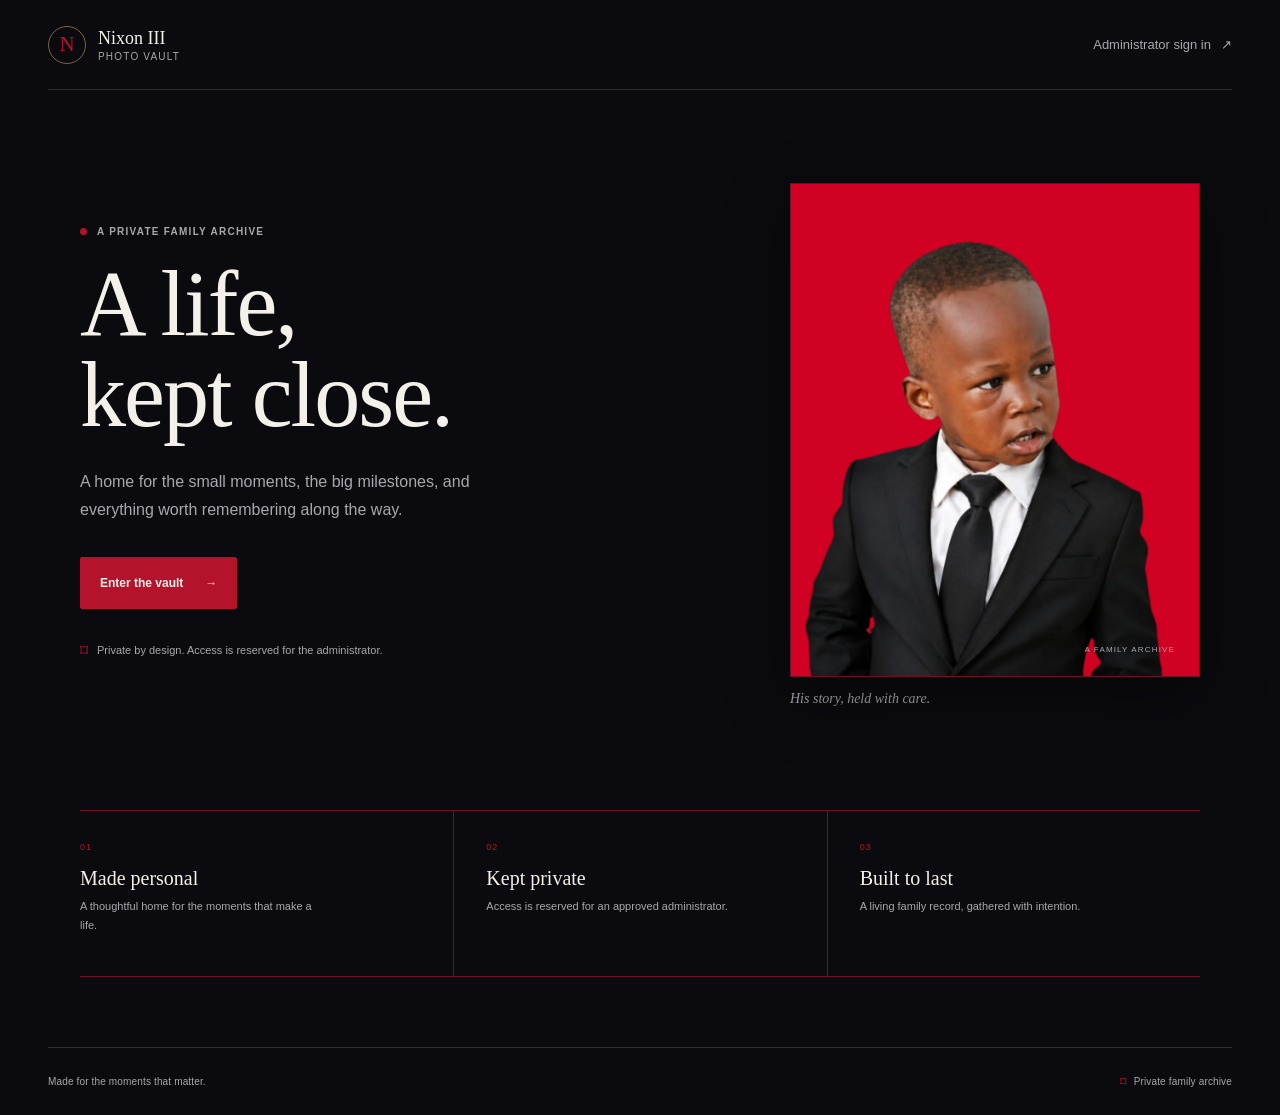
<file: index.html>
<!doctype html>
<html lang="en">
<head>
  <meta charset="utf-8">
  <meta name="viewport" content="width=device-width, initial-scale=1">
  <meta name="theme-color" content="#f5f3ee">
  <meta name="description" content="A private family archive for Nixon III's photographs and memories.">
  <title>Nixon III Photo Vault</title>
  <link rel="stylesheet" href="css/style.css">
  <link rel="stylesheet" href="css/responsive.css">
  <script type="module" src="js/app.js"></script>
</head>
<body class="welcome-page">
  <header class="site-header">
    <a class="wordmark" href="index.html" aria-label="Nixon III Photo Vault home">
      <span class="wordmark-seal" aria-hidden="true">N</span>
      <span class="wordmark-copy"><strong>Nixon III</strong><span>Photo Vault</span></span>
    </a>
    <a class="header-link" href="login.html">Administrator sign in <span aria-hidden="true">↗</span></a>
  </header>

  <main>
    <section class="welcome-layout" aria-labelledby="welcome-title">
      <div class="welcome-copy">
        <p class="eyebrow"><span class="status-mark" aria-hidden="true"></span> A private family archive</p>
        <h1 id="welcome-title">A life,<br>kept close.</h1>
        <p class="welcome-intro">A home for the small moments, the big milestones, and everything worth remembering along the way.</p>
        <a class="primary-link" href="login.html">Enter the vault <span aria-hidden="true">→</span></a>
        <p class="private-note"><span aria-hidden="true">⌑</span> Private by design. Access is reserved for the administrator.</p>
      </div>

      <aside class="welcome-portrait" aria-label="Nixon III portrait placeholder">
        <div class="portrait-frame portrait-frame--welcome">
          <img class="portrait-image" data-portrait alt="Portrait of Nixon III" hidden>
          <div class="portrait-placeholder" data-portrait-placeholder>
            <span class="portrait-placeholder__mark" aria-hidden="true">N</span>
            <span class="portrait-placeholder__name">Nixon III</span>
            <span class="portrait-placeholder__note">Owner-provided portrait will appear here</span>
          </div>
          <span class="frame-index" aria-hidden="true">A FAMILY ARCHIVE</span>
        </div>
        <p class="portrait-note">His story, held with care.</p>
      </aside>
    </section>
    <section class="welcome-values" aria-label="Archive principles">
      <article><span class="value-index">01</span><h2>Made personal</h2><p>A thoughtful home for the moments that make a life.</p></article>
      <article><span class="value-index">02</span><h2>Kept private</h2><p>Access is reserved for an approved administrator.</p></article>
      <article><span class="value-index">03</span><h2>Built to last</h2><p>A living family record, gathered with intention.</p></article>
    </section>
  </main>

  <footer class="site-footer">
    <span>Made for the moments that matter.</span>
    <span class="footer-lock"><span aria-hidden="true">⌑</span> Private family archive</span>
  </footer>
</body>
</html>
</file>
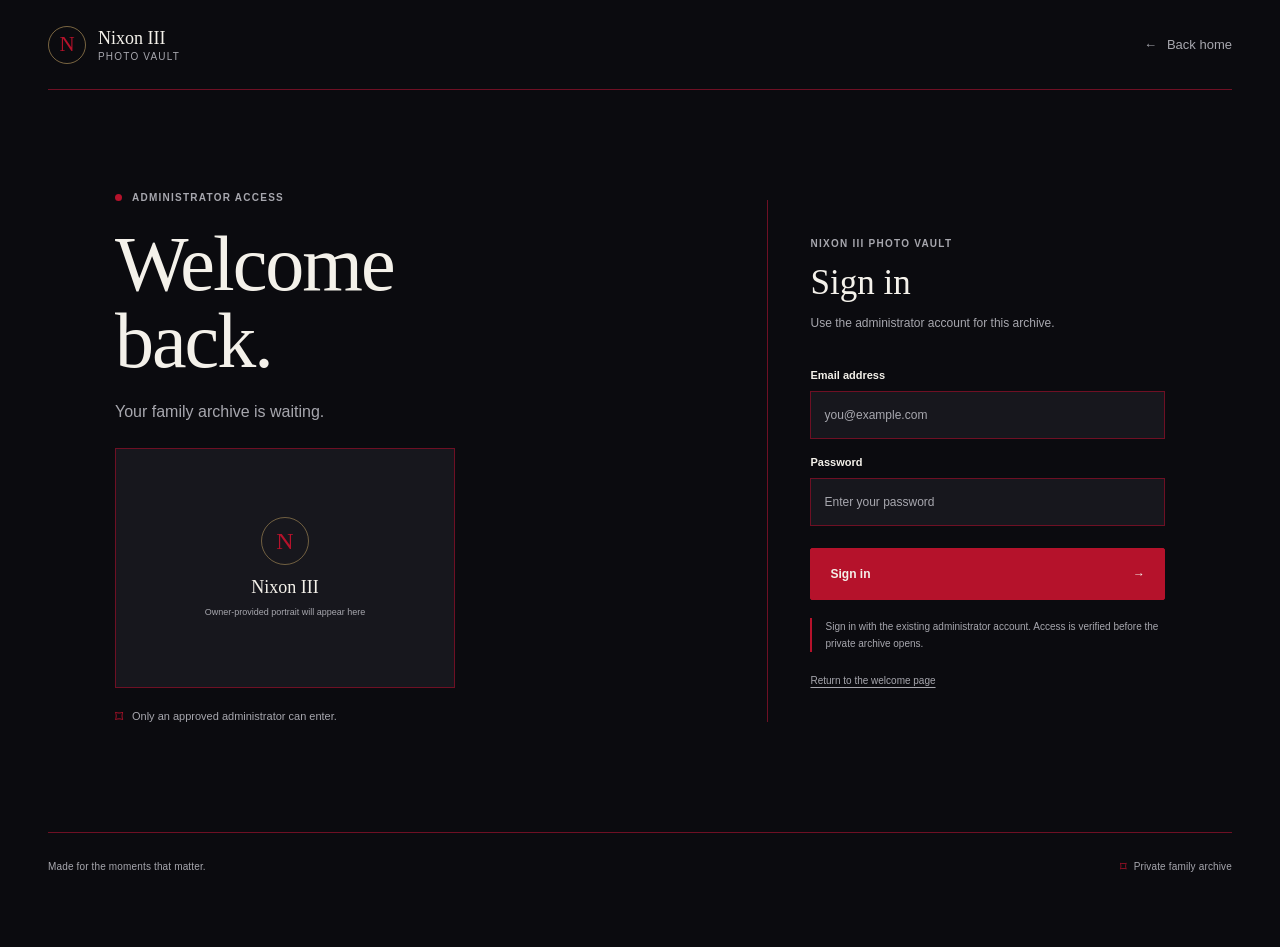
<file: dashboard.html>
<!doctype html>
<html lang="en">
<head>
  <meta charset="utf-8">
  <meta name="viewport" content="width=device-width, initial-scale=1">
  <meta name="theme-color" content="#f5f3ee">
  <meta name="description" content="Nixon III Photo Vault administrator dashboard preview.">
  <title>Overview | Nixon III Photo Vault</title>
  <link rel="stylesheet" href="css/style.css">
  <link rel="stylesheet" href="css/app-shell.css">
  <link rel="stylesheet" href="css/responsive.css">
  <script type="module" src="js/app.js"></script>
</head>
<body class="app-page auth-pending" data-requires-admin>
  <div class="auth-check" data-auth-check role="status"><span data-auth-check-message>Verifying administrator access…</span><a class="auth-check-link" href="login.html">Return to administrator sign in <span aria-hidden="true">→</span></a></div>
  <header class="app-header">
    <button class="nav-toggle" type="button" data-nav-toggle aria-controls="app-navigation" aria-expanded="false" aria-label="Open navigation"><span></span><span></span></button>
    <a class="wordmark" href="dashboard.html" aria-label="Nixon III Photo Vault overview">
      <span class="wordmark-seal" aria-hidden="true">N</span>
      <span class="wordmark-copy"><strong>Nixon III</strong><span>Photo Vault</span></span>
    </a>
    <div class="app-header__right">
      <span class="connection-label"><span aria-hidden="true"></span> Private archive</span>
      <button class="button button--outline auth-logout" type="button" data-auth-logout>Sign out</button>
      <span class="auth-logout-message" data-auth-logout-message role="status" aria-live="polite"></span>
    </div>
  </header>
  <div class="app-frame">
    <nav class="app-navigation" id="app-navigation" data-app-navigation aria-label="Main navigation">
      <p class="nav-label">Workspace</p>
      <a class="nav-item is-current" href="dashboard.html" aria-current="page"><span class="nav-icon" aria-hidden="true">⌂</span> Overview</a>
      <a class="nav-item" href="vault-access.html"><span class="nav-icon" aria-hidden="true">⌑</span> Vault access</a>
      <a class="nav-item" href="gallery.html"><span class="nav-icon" aria-hidden="true">▦</span> Gallery</a>
      <a class="nav-item" href="gallery.html#albums"><span class="nav-icon" aria-hidden="true">▤</span> Albums</a>
      <div class="nav-bottom">
        <div class="nav-portrait">
          <span class="portrait-token" aria-hidden="true"><img class="portrait-image" data-portrait alt="" hidden><span class="portrait-token__fallback" data-portrait-placeholder>N</span></span>
          <div><strong>Nixon III</strong><span>Family archive</span></div>
        </div>
        <a class="nav-item nav-item--quiet" href="index.html"><span class="nav-icon" aria-hidden="true">↗</span> Public welcome page</a>
      </div>
    </nav>

    <main class="app-main">
      <div class="app-content dashboard-content">
        <div class="page-heading">
          <div><p class="eyebrow">Your private archive</p><h1>Good to have you here.</h1><p class="page-lede">A thoughtful space for the moments and milestones you want to keep close.</p></div>
          <a class="button button--dark" href="gallery.html">Open gallery <span aria-hidden="true">→</span></a>
        </div>

        <section class="dashboard-hero" aria-label="Archive welcome">
          <div class="dashboard-hero__copy">
            <span class="eyebrow eyebrow--light">Nixon III Photo Vault</span>
            <h2>A lifetime of little moments.</h2>
            <p>Original photographs are kept in private storage while gallery browsing is prepared.</p>
            <a class="text-link text-link--light" href="gallery.html">Explore the gallery <span aria-hidden="true">→</span></a>
          </div>
          <div class="dashboard-hero__portrait portrait-frame">
            <img class="portrait-image" data-portrait alt="Portrait of Nixon III" hidden>
            <div class="portrait-placeholder portrait-placeholder--dark" data-portrait-placeholder>
              <span class="portrait-placeholder__mark" aria-hidden="true">N</span>
              <span class="portrait-placeholder__name">Nixon III</span>
              <span class="portrait-placeholder__note">Portrait placeholder</span>
            </div>
          </div>
        </section>

        <section class="photo-upload" data-photo-upload aria-labelledby="photo-upload-title">
          <div class="photo-upload__heading">
            <div><p class="eyebrow">Private originals</p><h2 id="photo-upload-title">Add photos to the archive</h2><p>Select image files from this device. Originals are uploaded unchanged to private Storage.</p></div>
          </div>
          <div class="photo-upload__fields">
            <label class="photo-upload__album-label" for="photo-album">Album name <span>(optional)</span></label>
            <input class="photo-upload__album" id="photo-album" type="text" maxlength="120" placeholder="Add an album label" data-photo-album>
          </div>
          <div class="photo-upload__actions">
            <input class="visually-hidden" id="photo-files" type="file" accept="image/*" multiple data-photo-files>
            <button class="button button--outline" type="button" data-photo-select>Select photos</button>
            <button class="button button--dark" type="button" data-photo-upload-button disabled>Upload photos</button>
            <button class="photo-upload__clear" type="button" data-photo-clear disabled>Clear selection</button>
          </div>
          <ul class="photo-upload__file-list" data-photo-file-list aria-label="Selected photo files"></ul>
          <progress class="photo-upload__progress" data-photo-progress max="1" value="0" aria-label="Photo upload progress" hidden></progress>
          <p class="photo-upload__progress-label" data-photo-progress-label></p>
          <p class="photo-upload__message" data-photo-message role="status" aria-live="polite">Photos remain private. Uploads require an active administrator session.</p>
        </section>

        <section class="photo-recovery" data-photo-recovery aria-labelledby="photo-recovery-title">
          <div class="photo-recovery__heading">
            <div><p class="eyebrow">Private originals</p><h2 id="photo-recovery-title">Recover Existing Uploads</h2><p>Save metadata for originals already in private Storage. This does not upload, replace, or expose the files.</p></div>
          </div>
          <ul class="photo-recovery__list" data-photo-recovery-list aria-label="Existing uploads available for metadata recovery"></ul>
        </section>

        <section class="dashboard-links" aria-label="Archive sections">
          <a class="section-card" href="gallery.html"><span class="section-card__icon" aria-hidden="true">▦</span><span class="section-card__meta">Your photographs</span><strong>Gallery</strong><span class="section-card__arrow" aria-hidden="true">↗</span></a>
          <a class="section-card" href="gallery.html#albums"><span class="section-card__icon" aria-hidden="true">▤</span><span class="section-card__meta">Gathered by chapter</span><strong>Albums</strong><span class="section-card__arrow" aria-hidden="true">↗</span></a>
        </section>

        <section class="connection-notice" aria-labelledby="connection-title">
          <span class="notice-lock" aria-hidden="true">⌑</span>
          <div><h2 id="connection-title">Your archive is being prepared</h2><p>Administrator sign-in, private photo uploads, and gallery browsing are available. Additional archive actions are still being prepared.</p></div>
          <a href="vault-access.html" class="text-link">About access <span aria-hidden="true">→</span></a>
        </section>
      </div>
      <footer class="app-footer"><span>Nixon III Photo Vault</span><span>Private by design</span></footer>
    </main>
  </div>
</body>
</html>
</file>
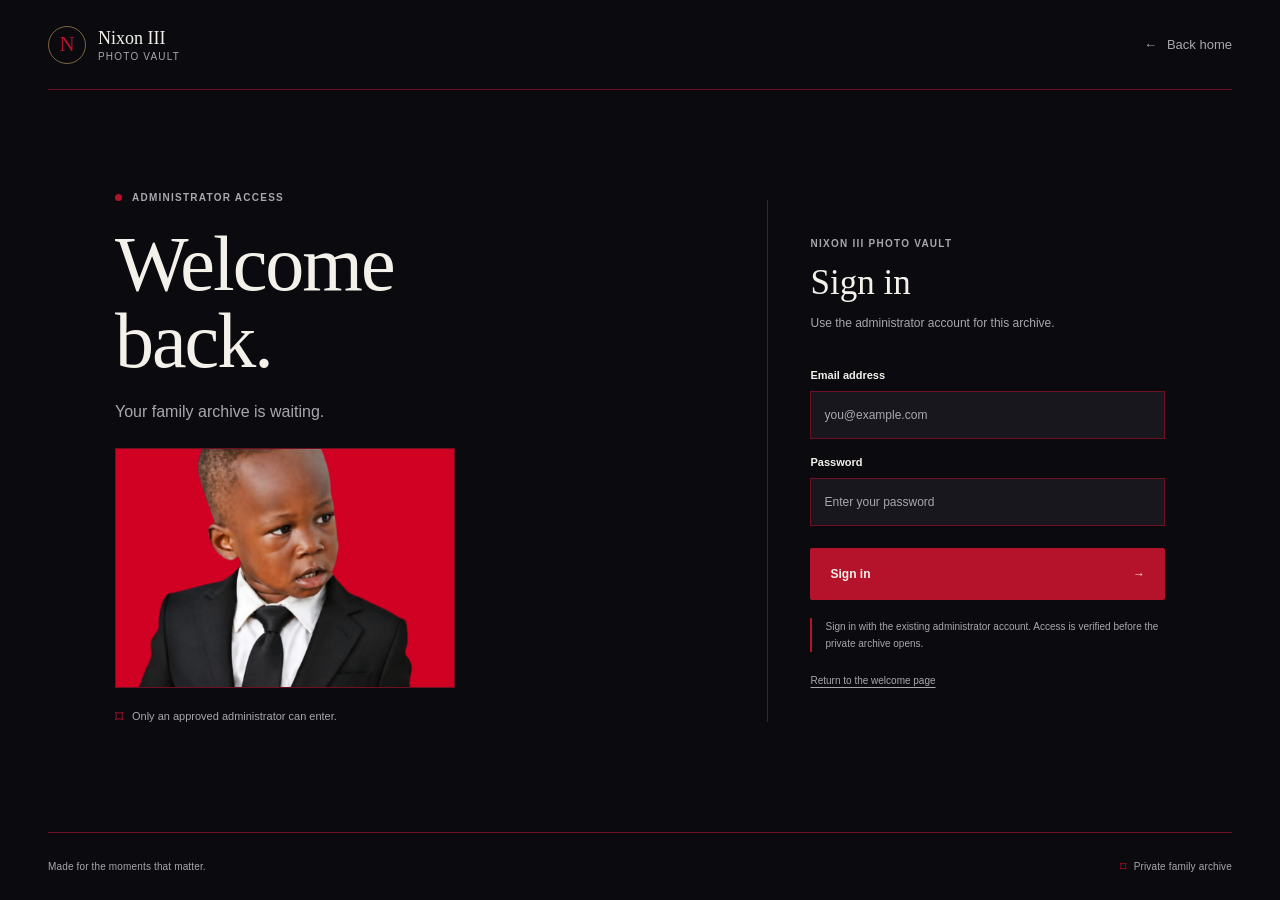
<file: gallery.html>
<!doctype html>
<html lang="en">
<head>
  <meta charset="utf-8">
  <meta name="viewport" content="width=device-width, initial-scale=1">
  <meta name="theme-color" content="#f5f3ee">
  <meta name="description" content="A private gallery shell for Nixon III Photo Vault.">
  <title>Gallery | Nixon III Photo Vault</title>
  <link rel="stylesheet" href="css/style.css">
  <link rel="stylesheet" href="css/app-shell.css">
  <link rel="stylesheet" href="css/responsive.css">
  <script type="module" src="js/app.js"></script>
</head>
<body class="app-page auth-pending" data-requires-admin>
  <div class="auth-check" data-auth-check role="status"><span data-auth-check-message>Verifying administrator access…</span><a class="auth-check-link" href="login.html">Return to administrator sign in <span aria-hidden="true">→</span></a></div>
  <header class="app-header">
    <button class="nav-toggle" type="button" data-nav-toggle aria-controls="app-navigation" aria-expanded="false" aria-label="Open navigation"><span></span><span></span></button>
    <a class="wordmark" href="dashboard.html" aria-label="Nixon III Photo Vault overview"><span class="wordmark-seal" aria-hidden="true">N</span><span class="wordmark-copy"><strong>Nixon III</strong><span>Photo Vault</span></span></a>
    <div class="app-header__right"><span class="connection-label"><span aria-hidden="true"></span> Private archive</span><button class="button button--outline auth-logout" type="button" data-auth-logout>Sign out</button><span class="auth-logout-message" data-auth-logout-message role="status" aria-live="polite"></span></div>
  </header>
  <div class="app-frame">
    <nav class="app-navigation" id="app-navigation" data-app-navigation aria-label="Main navigation">
      <p class="nav-label">Workspace</p>
      <a class="nav-item" href="dashboard.html"><span class="nav-icon" aria-hidden="true">⌂</span> Overview</a>
      <a class="nav-item" href="vault-access.html"><span class="nav-icon" aria-hidden="true">⌑</span> Vault access</a>
      <a class="nav-item is-current" href="gallery.html" aria-current="page"><span class="nav-icon" aria-hidden="true">▦</span> Gallery</a>
      <a class="nav-item" href="#albums"><span class="nav-icon" aria-hidden="true">▤</span> Albums</a>
      <div class="nav-bottom"><div class="nav-portrait"><span class="portrait-token" aria-hidden="true"><img class="portrait-image" data-portrait alt="" hidden><span class="portrait-token__fallback" data-portrait-placeholder>N</span></span><div><strong>Nixon III</strong><span>Family archive</span></div></div><a class="nav-item nav-item--quiet" href="index.html"><span class="nav-icon" aria-hidden="true">↗</span> Public welcome page</a></div>
    </nav>
    <main class="app-main">
      <div class="app-content" data-private-gallery>
        <div class="page-heading page-heading--gallery">
          <div><p class="eyebrow">The family archive</p><h1>Gallery</h1><p class="page-lede">Photographs, gathered in one place and kept close.</p></div>
          <button class="button button--outline" type="button" disabled aria-disabled="true">＋ <span>Add photos · Coming later</span></button>
        </div>

        <div class="gallery-toolbar">
          <div class="collection-tabs" aria-label="Gallery collections">
            <a class="collection-tab is-selected" href="#all-photos" aria-current="location">All photos</a>
            <a class="collection-tab" href="#albums">Albums</a>
          </div>
        </div>

        <section class="gallery-state" id="all-photos" data-gallery-state="loading" aria-labelledby="loading-title" role="status" aria-live="polite">
          <div class="loading-state">
            <div class="loading-state__portrait portrait-frame" aria-hidden="true"><div class="portrait-placeholder"><span class="portrait-placeholder__mark">N</span></div></div>
            <div class="loading-state__copy"><span class="loading-kicker">Nixon III Photo Vault</span><h2 id="loading-title">Gathering your memories…</h2><p>Photographs are being retrieved from the private archive.</p><div class="loading-lines" aria-hidden="true"><span></span><span></span><span></span></div></div>
          </div>
        </section>
        <section class="gallery-state" data-gallery-state="empty" aria-labelledby="empty-title" role="status" aria-live="polite" hidden>
          <div class="empty-state">
            <div class="empty-state__portrait portrait-frame">
              <img class="portrait-image" data-portrait alt="Portrait of Nixon III" hidden>
              <div class="portrait-placeholder" data-portrait-placeholder><span class="portrait-placeholder__mark" aria-hidden="true">N</span><span class="portrait-placeholder__name">Nixon III</span><span class="portrait-placeholder__note">Portrait placeholder</span></div>
            </div>
            <div class="empty-state__copy"><p class="eyebrow">A place for every chapter</p><h2 id="empty-title">Your gallery is ready for its first photo.</h2><p>No photos have been added to the private archive yet.</p><a class="text-link" href="vault-access.html">Learn about vault access <span aria-hidden="true">→</span></a></div>
          </div>
        </section>
        <section class="gallery-state gallery-error" data-gallery-state="error" aria-labelledby="error-title" role="alert" hidden>
          <p class="eyebrow">Private family archive</p>
          <h2 id="error-title">Photos could not be loaded.</h2>
          <p data-gallery-error-message></p>
        </section>
        <section class="gallery-photos" data-gallery-photos aria-label="Photos in the private archive" hidden>
          <div class="photo-grid" data-photo-grid></div>
        </section>

        <section class="collection-section" id="albums" aria-labelledby="albums-title">
          <div class="section-heading"><div><p class="eyebrow">Collected by chapter</p><h2 id="albums-title">Albums</h2></div><span class="section-count">Archive section</span></div>
          <div class="collection-empty"><span aria-hidden="true">▤</span><div><strong>Albums will appear here</strong><p>Album browsing is not available yet.</p></div></div>
        </section>
      </div>
      <footer class="app-footer"><span>Nixon III Photo Vault</span><span>Private by design</span></footer>
    </main>
  </div>
</body>
</html>
</file>
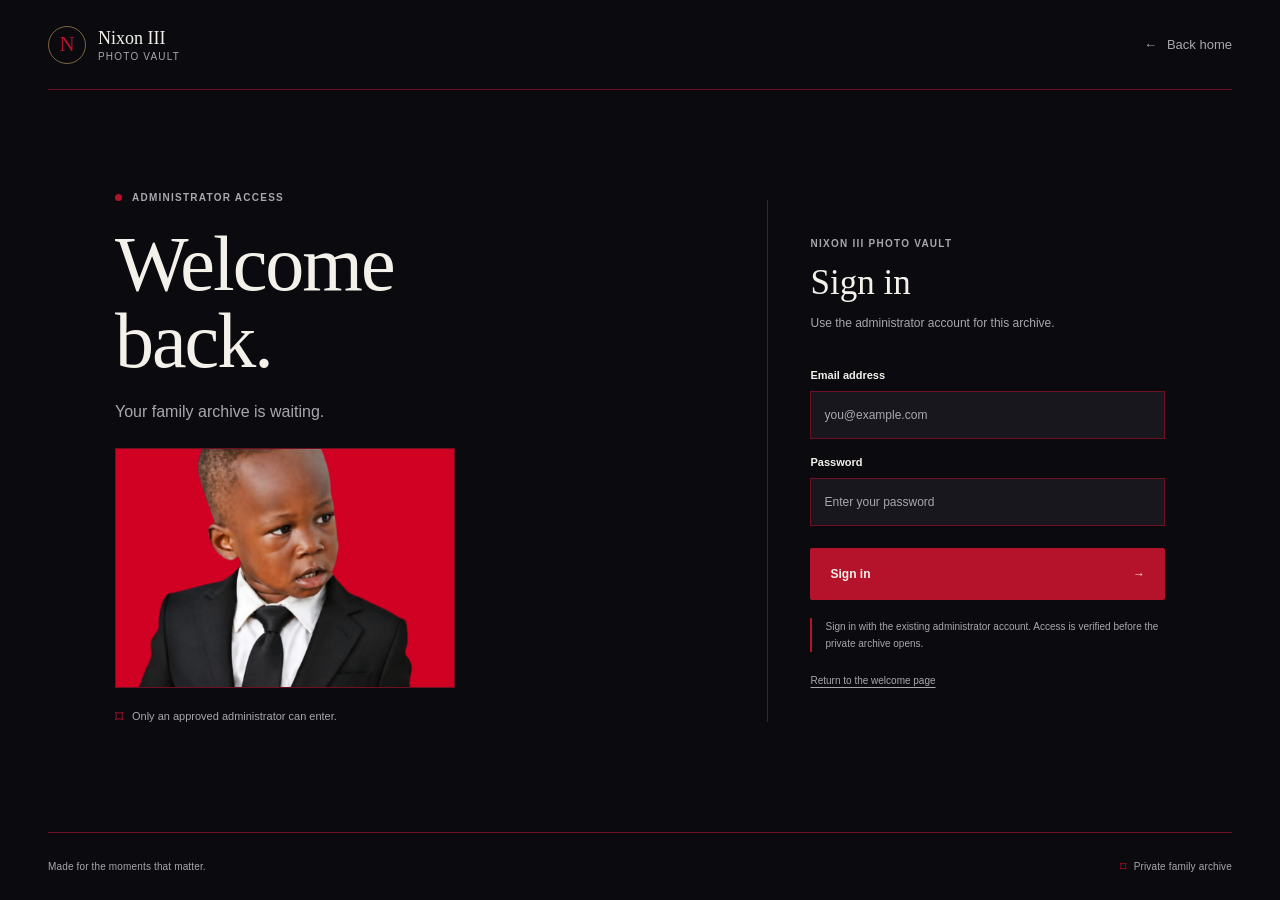
<file: login.html>
<!doctype html>
<html lang="en">
<head>
  <meta charset="utf-8">
  <meta name="viewport" content="width=device-width, initial-scale=1">
  <meta name="theme-color" content="#f5f3ee">
  <meta name="description" content="Administrator sign in for Nixon III Photo Vault.">
  <title>Administrator Sign In | Nixon III Photo Vault</title>
  <link rel="stylesheet" href="css/style.css">
  <link rel="stylesheet" href="css/login.css">
  <link rel="stylesheet" href="css/responsive.css">
  <script type="module" src="js/app.js"></script>
</head>
<body class="login-page">
  <header class="site-header">
    <a class="wordmark" href="index.html" aria-label="Nixon III Photo Vault home">
      <span class="wordmark-seal" aria-hidden="true">N</span>
      <span class="wordmark-copy"><strong>Nixon III</strong><span>Photo Vault</span></span>
    </a>
    <a class="header-link" href="index.html"><span aria-hidden="true">←</span> Back home</a>
  </header>

  <main class="login-layout">
    <section class="login-identity" aria-labelledby="login-title">
      <p class="eyebrow"><span class="status-mark" aria-hidden="true"></span> Administrator access</p>
      <h1 id="login-title">Welcome<br>back.</h1>
      <p class="welcome-intro">Your family archive is waiting.</p>
      <div class="login-portrait portrait-frame" aria-label="Nixon III portrait placeholder">
        <img class="portrait-image" data-portrait alt="Portrait of Nixon III" hidden>
        <div class="portrait-placeholder" data-portrait-placeholder>
          <span class="portrait-placeholder__mark" aria-hidden="true">N</span>
          <span class="portrait-placeholder__name">Nixon III</span>
          <span class="portrait-placeholder__note">Owner-provided portrait will appear here</span>
        </div>
      </div>
      <p class="login-privacy"><span aria-hidden="true">⌑</span> Only an approved administrator can enter.</p>
    </section>

    <section class="login-form-panel" aria-labelledby="form-heading">
      <div class="form-heading">
        <p class="eyebrow">Nixon III Photo Vault</p>
        <h2 id="form-heading">Sign in</h2>
        <p>Use the administrator account for this archive.</p>
      </div>
      <form class="login-form" data-admin-login aria-describedby="setup-message">
        <label for="email">Email address</label>
        <input id="email" name="email" type="email" autocomplete="username" inputmode="email" placeholder="you@example.com" required>
        <label for="password">Password</label>
        <input id="password" name="password" type="password" autocomplete="current-password" placeholder="Enter your password" required>
        <button class="primary-button" type="submit">Sign in <span aria-hidden="true">→</span></button>
      </form>
      <p class="setup-message" id="setup-message" data-auth-message role="status">Sign in with the existing administrator account. Access is verified before the private archive opens.</p>
      <a class="form-back-link" href="index.html">Return to the welcome page</a>
    </section>
  </main>

  <footer class="site-footer">
    <span>Made for the moments that matter.</span>
    <span class="footer-lock"><span aria-hidden="true">⌑</span> Private family archive</span>
  </footer>
</body>
</html>
</file>
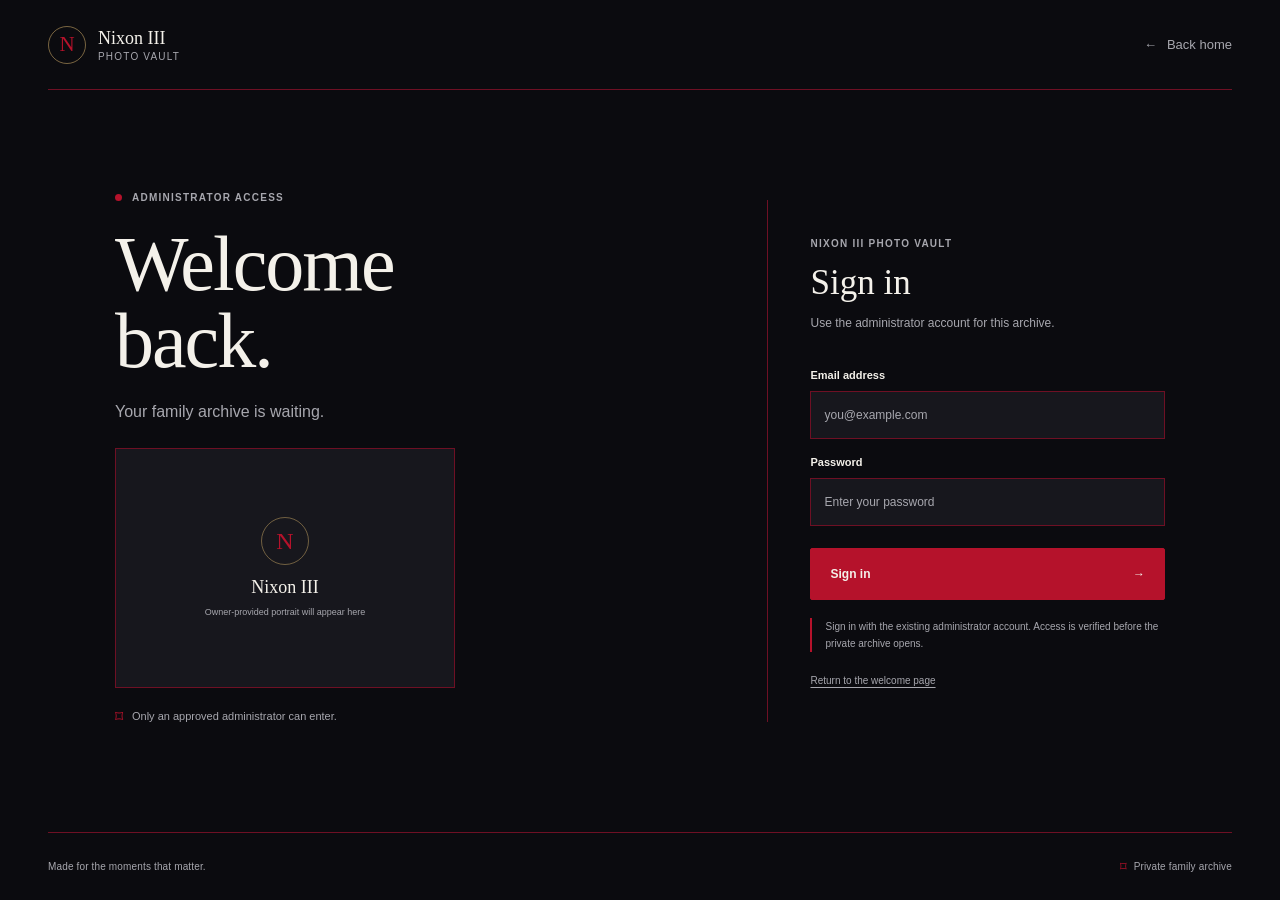
<file: photo-viewer.html>
<!doctype html>
<html lang="en">
<head>
  <meta charset="utf-8">
  <meta name="viewport" content="width=device-width, initial-scale=1">
  <meta name="theme-color" content="#272824">
  <meta name="description" content="Photo viewer shell for Nixon III Photo Vault.">
  <title>Photo Viewer | Nixon III Photo Vault</title>
  <link rel="stylesheet" href="css/style.css">
  <link rel="stylesheet" href="css/app-shell.css">
  <link rel="stylesheet" href="css/responsive.css">
  <script type="module" src="js/app.js"></script>
</head>
<body class="viewer-page auth-pending" data-requires-admin>
  <div class="auth-check" data-auth-check role="status"><span data-auth-check-message>Verifying administrator access…</span><a class="auth-check-link" href="login.html">Return to administrator sign in <span aria-hidden="true">→</span></a></div>
  <header class="viewer-header">
    <a class="viewer-back" href="gallery.html"><span aria-hidden="true">←</span> Back to gallery</a>
    <a class="wordmark wordmark--light" href="dashboard.html" aria-label="Nixon III Photo Vault overview"><span class="wordmark-seal" aria-hidden="true">N</span><span class="wordmark-copy"><strong>Nixon III</strong><span>Photo Vault</span></span></a>
    <div class="viewer-header__actions"><span class="viewer-header__status"><span class="viewer-avatar portrait-token" aria-hidden="true"><img class="portrait-image" data-portrait alt="" hidden><span class="portrait-token__fallback" data-portrait-placeholder>N</span></span> Private archive</span><button class="button button--outline auth-logout" type="button" data-auth-logout>Sign out</button><span class="auth-logout-message" data-auth-logout-message role="status" aria-live="polite"></span></div>
  </header>
  <main class="viewer-main">
    <div class="viewer-stage">
      <div class="viewer-placeholder portrait-frame" aria-label="Photo viewer portrait placeholder">
        <img class="portrait-image" data-portrait alt="Portrait of Nixon III" hidden>
        <div class="portrait-placeholder portrait-placeholder--dark" data-portrait-placeholder>
          <span class="portrait-placeholder__mark" aria-hidden="true">N</span>
          <span class="portrait-placeholder__name">Nixon III</span>
          <span class="portrait-placeholder__note">A real photo will appear here after the archive is connected</span>
        </div>
      </div>
      <button class="viewer-control viewer-control--previous" type="button" disabled aria-label="Previous photo">←</button>
      <button class="viewer-control viewer-control--next" type="button" disabled aria-label="Next photo">→</button>
    </div>
    <div class="viewer-details">
      <div><p class="eyebrow eyebrow--light">Photo details</p><h1>Photo viewer</h1><p>Photo information and navigation will be available when the private gallery is connected.</p></div>
      <div class="viewer-actions"><button type="button" class="viewer-action" disabled aria-label="More photo actions">··· <span>More</span></button></div>
    </div>
  </main>
  <footer class="viewer-footer"><span>Nixon III Photo Vault</span><a href="vault-access.html">About private access <span aria-hidden="true">→</span></a></footer>
</body>
</html>
</file>
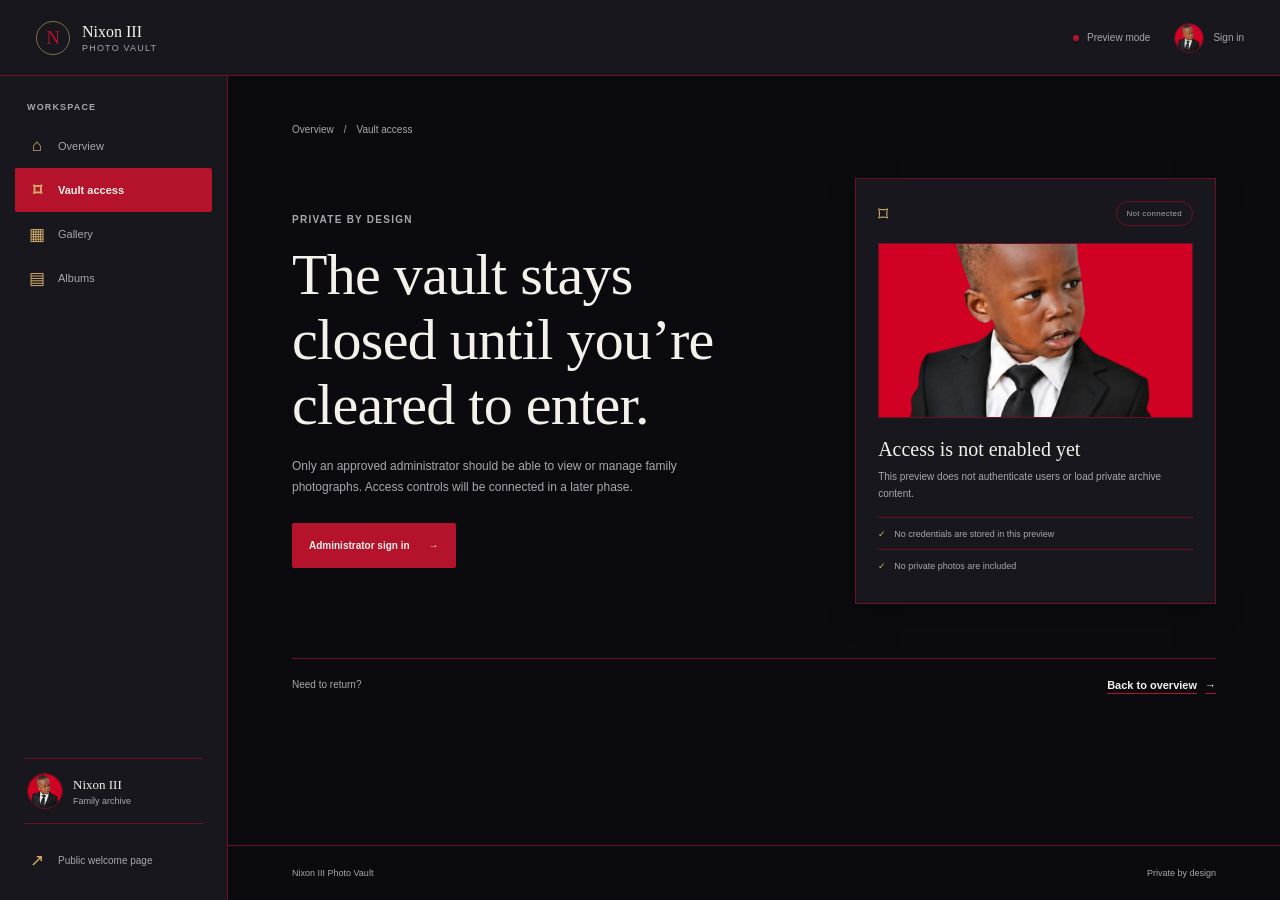
<file: vault-access.html>
<!doctype html>
<html lang="en">
<head>
  <meta charset="utf-8">
  <meta name="viewport" content="width=device-width, initial-scale=1">
  <meta name="theme-color" content="#f5f3ee">
  <meta name="description" content="Private access information for Nixon III Photo Vault.">
  <title>Vault Access | Nixon III Photo Vault</title>
  <link rel="stylesheet" href="css/style.css">
  <link rel="stylesheet" href="css/app-shell.css">
  <link rel="stylesheet" href="css/responsive.css">
  <script type="module" src="js/app.js"></script>
</head>
<body class="app-page">
  <header class="app-header">
    <button class="nav-toggle" type="button" data-nav-toggle aria-controls="app-navigation" aria-expanded="false" aria-label="Open navigation"><span></span><span></span></button>
    <a class="wordmark" href="dashboard.html" aria-label="Nixon III Photo Vault overview"><span class="wordmark-seal" aria-hidden="true">N</span><span class="wordmark-copy"><strong>Nixon III</strong><span>Photo Vault</span></span></a>
    <div class="app-header__right"><span class="connection-label"><span aria-hidden="true"></span> Preview mode</span><a class="profile-chip" href="login.html"><span class="profile-chip__portrait portrait-token" aria-hidden="true"><img class="portrait-image" data-portrait alt="" hidden><span class="portrait-token__fallback" data-portrait-placeholder>N</span></span><span>Sign in</span></a></div>
  </header>
  <div class="app-frame">
    <nav class="app-navigation" id="app-navigation" data-app-navigation aria-label="Main navigation">
      <p class="nav-label">Workspace</p>
      <a class="nav-item" href="dashboard.html"><span class="nav-icon" aria-hidden="true">⌂</span> Overview</a>
      <a class="nav-item is-current" href="vault-access.html" aria-current="page"><span class="nav-icon" aria-hidden="true">⌑</span> Vault access</a>
      <a class="nav-item" href="gallery.html"><span class="nav-icon" aria-hidden="true">▦</span> Gallery</a>
      <a class="nav-item" href="gallery.html#albums"><span class="nav-icon" aria-hidden="true">▤</span> Albums</a>
      <div class="nav-bottom"><div class="nav-portrait"><span class="portrait-token" aria-hidden="true"><img class="portrait-image" data-portrait alt="" hidden><span class="portrait-token__fallback" data-portrait-placeholder>N</span></span><div><strong>Nixon III</strong><span>Family archive</span></div></div><a class="nav-item nav-item--quiet" href="index.html"><span class="nav-icon" aria-hidden="true">↗</span> Public welcome page</a></div>
    </nav>
    <main class="app-main">
      <div class="app-content">
        <div class="breadcrumb"><a href="dashboard.html">Overview</a><span aria-hidden="true">/</span><span>Vault access</span></div>
        <section class="access-layout" aria-labelledby="access-title">
          <div class="access-copy">
            <p class="eyebrow">Private by design</p>
            <h1 id="access-title">The vault stays closed until you’re cleared to enter.</h1>
            <p class="page-lede">Only an approved administrator should be able to view or manage family photographs. Access controls will be connected in a later phase.</p>
            <a class="button button--dark" href="login.html">Administrator sign in <span aria-hidden="true">→</span></a>
          </div>
          <aside class="access-card" aria-label="Access status">
            <div class="access-card__top"><span class="access-lock" aria-hidden="true">⌑</span><span class="status-pill">Not connected</span></div>
            <div class="access-portrait portrait-frame">
              <img class="portrait-image" data-portrait alt="Portrait of Nixon III" hidden>
              <div class="portrait-placeholder" data-portrait-placeholder><span class="portrait-placeholder__mark" aria-hidden="true">N</span><span class="portrait-placeholder__name">Nixon III</span><span class="portrait-placeholder__note">Portrait placeholder</span></div>
            </div>
            <h2>Access is not enabled yet</h2>
            <p>This preview does not authenticate users or load private archive content.</p>
            <div class="access-card__rule"><span aria-hidden="true">✓</span> No credentials are stored in this preview</div>
            <div class="access-card__rule"><span aria-hidden="true">✓</span> No private photos are included</div>
          </aside>
        </section>
        <section class="access-support"><span>Need to return?</span><a class="text-link" href="dashboard.html">Back to overview <span aria-hidden="true">→</span></a></section>
      </div>
      <footer class="app-footer"><span>Nixon III Photo Vault</span><span>Private by design</span></footer>
    </main>
  </div>
</body>
</html>
</file>
<file: css/style.css>
:root {
  color-scheme: dark;
  --color-background: #0B0B0F;
  --color-surface: #17171D;
  --color-primary: #B5122B;
  --color-primary-dark: #6E1024;
  --color-gold: #D4AF6A;
  --color-text: #F4F1EA;
  --color-text-muted: #A7A7AE;
  --ink: var(--color-text);
  --ink-strong: var(--color-text);
  --ink-soft: var(--color-text-muted);
  --paper: var(--color-background);
  --paper-light: var(--color-surface);
  --paper-muted: var(--color-background);
  --line: var(--color-primary-dark);
  --accent: var(--color-primary);
  --accent-deep: var(--color-gold);
  --accent-hover: var(--color-primary-dark);
  --green: var(--color-gold);
  --serif: "Iowan Old Style", "Palatino Linotype", "Book Antiqua", Georgia, serif;
  --sans: "Avenir Next", Avenir, "Segoe UI", sans-serif;
}

* { box-sizing: border-box; }

html {
  min-width: 320px;
  min-height: 100%;
  scroll-behavior: smooth;
  background: var(--paper);
}

body {
  min-height: 100vh;
  margin: 0;
  color: var(--ink);
  background: var(--paper);
  font-family: var(--sans);
  -webkit-font-smoothing: antialiased;
}

body, button, input { font-family: var(--sans); }
a { color: inherit; }
button, input { font-size: inherit; }
button { color: inherit; }

a:focus-visible,
button:focus-visible,
input:focus-visible {
  outline: 3px solid var(--green);
  outline-offset: 3px;
}

button:disabled { cursor: not-allowed; }
[hidden] { display: none !important; }

::selection { background: rgb(181 18 43 / 35%); color: var(--ink); }

a:focus-visible,
button:focus-visible,
input:focus-visible {
  outline-color: var(--accent);
}

.visually-hidden {
  position: absolute;
  width: 1px;
  height: 1px;
  padding: 0;
  overflow: hidden;
  clip: rect(0, 0, 0, 0);
  white-space: nowrap;
  border: 0;
}

.site-header,
.site-footer {
  display: flex;
  align-items: center;
  justify-content: space-between;
  width: min(1320px, calc(100% - 96px));
  margin-inline: auto;
}

.site-header {
  min-height: 90px;
  border-bottom: 1px solid var(--line);
}

.wordmark {
  display: inline-flex;
  align-items: center;
  gap: 12px;
  flex: 0 0 auto;
  color: inherit;
  text-decoration: none;
}

.wordmark-seal {
  display: grid;
  width: 38px;
  aspect-ratio: 1;
  place-items: center;
  border: 1px solid var(--accent);
  border-radius: 50%;
  color: var(--accent-deep);
  font-family: var(--serif);
  font-size: 21px;
}

.wordmark-copy { display: grid; gap: 2px; }
.wordmark-copy strong { font-family: var(--serif); font-size: 18px; font-weight: 500; }
.wordmark-copy span { color: var(--ink-soft); font-size: 10px; letter-spacing: 1.2px; text-transform: uppercase; }

.header-link {
  display: inline-flex;
  align-items: center;
  justify-content: center;
  gap: 10px;
  min-height: 44px;
  color: var(--ink-soft);
  font-size: 13px;
  text-decoration: none;
}

.header-link:hover,
.form-back-link:hover { color: var(--accent-deep); }

.welcome-layout {
  display: grid;
  grid-template-columns: minmax(0, 1fr) minmax(320px, 0.78fr);
  align-items: center;
  gap: clamp(56px, 9vw, 140px);
  width: min(1120px, calc(100% - 96px));
  min-height: min(720px, calc(100vh - 166px));
  margin-inline: auto;
  padding-block: 76px 86px;
}

.welcome-copy { max-width: 550px; }
.eyebrow {
  display: flex;
  align-items: center;
  gap: 10px;
  margin: 0 0 22px;
  color: var(--ink-soft);
  font-size: 10px;
  font-weight: 600;
  letter-spacing: 1.25px;
  text-transform: uppercase;
}

.status-mark { width: 7px; aspect-ratio: 1; border-radius: 50%; background: var(--green); }
h1, h2, h3, p { overflow-wrap: break-word; }
.welcome-copy h1,
.login-identity h1 {
  margin: 0;
  font-family: var(--serif);
  font-size: clamp(62px, 7.2vw, 98px);
  font-weight: 400;
  letter-spacing: -2px;
  line-height: 0.99;
}

.welcome-intro {
  max-width: 420px;
  margin: 26px 0 32px;
  color: var(--ink-soft);
  font-size: 16px;
  line-height: 1.8;
}

.primary-link,
.primary-button,
.button {
  display: inline-flex;
  align-items: center;
  justify-content: space-between;
  gap: 22px;
  min-height: 52px;
  padding: 0 19px;
  border: 1px solid var(--ink);
  border-radius: 2px;
  background: var(--ink);
  color: var(--paper-light);
  font-size: 12px;
  font-weight: 600;
  text-decoration: none;
  transition: background-color 160ms ease, border-color 160ms ease, color 160ms ease;
}

.primary-link:hover,
.button--dark:hover,
.primary-button:not(:disabled):hover {
  border-color: var(--accent-deep);
  background: var(--accent-deep);
}

.private-note,
.login-privacy {
  display: flex;
  align-items: center;
  gap: 9px;
  margin: 29px 0 0;
  color: var(--ink-soft);
  font-size: 11px;
  line-height: 1.6;
}

.private-note span,
.login-privacy span,
.footer-lock span { color: var(--accent-deep); font-size: 16px; }

.welcome-portrait { width: 100%; max-width: 410px; justify-self: end; }
.portrait-frame {
  position: relative;
  display: grid;
  place-items: center;
  overflow: hidden;
  border: 1px solid var(--color-primary-dark);
  background-color: var(--color-surface);
}

.portrait-frame--welcome { min-height: 450px; aspect-ratio: 0.83; }
.portrait-frame--welcome::before {
  position: absolute;
  inset: 12px;
  border: 1px solid rgb(212 175 106 / 25%);
  content: "";
  pointer-events: none;
}

.portrait-image { position: absolute; inset: 0; width: 100%; height: 100%; object-fit: cover; }
.portrait-image[hidden] { display: none; }
.portrait-placeholder { display: grid; justify-items: center; gap: 10px; max-width: 280px; padding: 30px; text-align: center; }
.portrait-placeholder__mark {
  display: grid;
  width: 68px;
  aspect-ratio: 1;
  place-items: center;
  border: 1px solid rgb(212 175 106 / 45%);
  border-radius: 50%;
  color: var(--accent-deep);
  font-family: var(--serif);
  font-size: 34px;
}
.portrait-placeholder__name { margin-top: 5px; font-family: var(--serif); font-size: 22px; }
.portrait-placeholder__note { max-width: 210px; color: var(--ink-soft); font-size: 10px; line-height: 1.6; }
.frame-index { position: absolute; right: 24px; bottom: 22px; color: var(--ink-soft); font-size: 8px; letter-spacing: 1.15px; }
.portrait-note { margin: 14px 0 0; color: var(--ink-soft); font-family: var(--serif); font-size: 14px; font-style: italic; }

.welcome-values {
  display: grid;
  grid-template-columns: repeat(3, 1fr);
  width: min(1120px, calc(100% - 96px));
  margin: 0 auto 70px;
  border-top: 1px solid var(--line);
  border-bottom: 1px solid var(--line);
}
.welcome-values article { min-height: 165px; padding: 25px 32px 25px 0; }
.welcome-values article + article { padding-left: 32px; border-left: 1px solid var(--line); }
.value-index { color: var(--accent-deep); font-size: 9px; letter-spacing: 1px; }
.welcome-values h2 { margin: 13px 0 7px; font-family: var(--serif); font-size: 20px; font-weight: 400; }
.welcome-values p { max-width: 250px; margin: 0; color: var(--ink-soft); font-size: 11px; line-height: 1.7; }

.site-footer {
  min-height: 68px;
  border-top: 1px solid var(--line);
  color: var(--ink-soft);
  font-size: 10px;
  letter-spacing: 0.15px;
}
.footer-lock { display: inline-flex; align-items: center; gap: 7px; }
.footer-lock span { font-size: 13px; }

.text-link {
  display: inline-flex;
  align-items: center;
  gap: 8px;
  color: var(--ink);
  font-size: 11px;
  font-weight: 600;
  text-decoration-color: var(--accent);
  text-underline-offset: 4px;
}
.text-link:hover { color: var(--accent-deep); }

@media (prefers-reduced-motion: reduce) {
  *, *::before, *::after {
    scroll-behavior: auto !important;
    animation-duration: 0.01ms !important;
    animation-iteration-count: 1 !important;
    transition-duration: 0.01ms !important;
  }
}

.primary-link,
.primary-button,
.button {
  border-color: var(--accent);
  background: var(--accent);
  color: var(--ink);
}

.primary-link:hover,
.button--dark:hover,
.primary-button:not(:disabled):hover {
  border-color: var(--accent-hover);
  background: var(--accent-hover);
  color: var(--ink);
}

.button--outline {
  border-color: var(--color-primary-dark);
  background: transparent;
  color: var(--ink);
}

.button--outline:hover:not(:disabled) {
  border-color: var(--accent);
  background: rgb(110 16 36 / 35%);
  color: var(--ink);
}

.button--outline:disabled { color: var(--ink-soft); }

.wordmark-seal {
  color: var(--accent);
  border-color: rgb(212 175 106 / 55%);
}

.wordmark-copy span { color: var(--ink-soft); }

.status-mark { background: var(--accent); }

.welcome-portrait .portrait-frame {
  border-color: var(--color-primary-dark);
  background-color: var(--color-surface);
  box-shadow: 0 22px 60px rgb(0 0 0 / 38%);
}

.portrait-frame--welcome::before { border-color: rgb(212 175 106 / 35%); }

.portrait-placeholder__mark {
  border-color: rgb(212 175 106 / 48%);
  color: var(--accent);
}

.frame-index,
.portrait-note { color: var(--ink-soft); }

.welcome-values article + article { border-left-color: var(--line); }
.welcome-values h2 { color: var(--ink); }
.value-index,
.private-note span,
.login-privacy span,
.footer-lock span { color: var(--accent); }

.text-link { color: var(--ink); }
.text-link:hover,
.header-link:hover,
.form-back-link:hover { color: var(--accent-deep); }

.site-footer,
.site-header { border-color: var(--line); }

.login-form input {
  border-color: var(--color-primary-dark);
  background: var(--color-surface);
  color: var(--ink);
}

.login-form input::placeholder { color: var(--ink-soft); }
.login-form input:focus-visible { border-color: var(--accent); }
.login-form label { color: var(--ink); }
.login-form-panel { border-color: var(--line); }
.setup-message { color: var(--ink-soft); }
.setup-message[data-state="error"] { color: var(--accent); }
.primary-button:disabled { border-color: var(--color-primary-dark); background: var(--color-primary-dark); color: var(--ink); }
</file>
<file: css/responsive.css>
@media (max-width: 900px) {
  .app-frame { grid-template-columns: 204px minmax(0, 1fr); }
  .app-navigation { padding-inline: 11px; }
  .app-content { padding-inline: 32px; }
  .app-footer { padding-inline: 32px; }
  .page-heading { align-items: start; }
  .access-layout { grid-template-columns: minmax(0, 1fr) minmax(250px, 0.8fr); gap: 30px; }
  .gallery-toolbar { align-items: start; flex-direction: column; gap: 3px; }
  .photo-grid { grid-template-columns: repeat(2, minmax(0, 1fr)); }
  .welcome-layout { gap: 55px; }
}

@media (max-width: 700px) {
  .site-header,.site-footer { width: calc(100% - 40px);   }

  @media (max-width: 900px) {
    .dashboard-hero__copy { width: 56%; }
    .dashboard-hero__portrait .portrait-image,
    .dashboard-hero__portrait::before,
    .dashboard-hero__portrait .portrait-placeholder { width: min(42%, 360px); }
  }

  @media (max-width: 700px) {
    html,
    body { overflow-x: clip; }

    .app-header { gap: 8px; }
    .app-header .wordmark { min-width: 0; }
    .app-header__right { flex: 0 0 auto; }
    .auth-logout { min-height: 42px; }
    .nav-toggle { flex: 0 0 44px; }

    .app-content { min-width: 0; }
    .page-heading .button,
    .photo-upload__actions .button,
    .photo-recovery__action,
    .primary-link,
    .primary-button { min-height: 46px; }

    .dashboard-hero {
      min-height: 420px;
      align-items: start;
    }

    .dashboard-hero__copy {
      width: 100%;
      padding: 25px 21px;
    }

    .dashboard-hero h2 { max-width: 320px; font-size: 28px; }
    .dashboard-hero__copy > p:not(.eyebrow) { max-width: 300px; font-size: 12px; }
    .dashboard-hero__portrait::after {
      background: linear-gradient(180deg, var(--color-background) 0%, rgb(11 11 15 / 96%) 38%, rgb(11 11 15 / 62%) 61%, rgb(11 11 15 / 4%) 100%);
    }

    .dashboard-hero__portrait::before {
      top: auto;
      right: auto;
      bottom: 14px;
      left: 50%;
      width: min(70%, 320px);
      height: 176px;
      transform: translateX(-50%);
    }

    .dashboard-hero__portrait .portrait-image {
      top: auto;
      right: auto;
      bottom: 15px;
      left: 50%;
      width: min(70%, 320px);
      height: 174px;
      transform: translateX(-50%);
      object-fit: contain;
    }

    .dashboard-hero__portrait .portrait-placeholder {
      position: absolute;
      bottom: 12px;
      left: 50%;
      width: min(70%, 320px);
      height: 176px;
      margin: 0;
      padding: 10px;
      transform: translateX(-50%);
    }

    .photo-grid { grid-template-columns: repeat(2, minmax(0, 1fr)); }
  }

  @media (max-width: 420px) {
    .site-header,
    .site-footer { width: calc(100% - 32px); }
    .app-header { padding-inline: 12px; }
    .app-header .wordmark { gap: 8px; margin-left: 2px; }
    .app-header .wordmark-copy strong { font-size: 13px; }
    .app-header .wordmark-copy span { font-size: 7px; letter-spacing: 1px; }
    .app-header__right .auth-logout { min-height: 40px; padding-inline: 9px; font-size: 9px; }
    .app-content { padding-inline: 16px; }
    .app-footer { padding-inline: 16px; }
    .photo-grid { grid-template-columns: 1fr; }
    .photo-upload,
    .photo-recovery { padding: 15px; }
    .photo-upload__actions .button { flex-basis: 100%; }
    .connection-notice > .text-link { margin-left: 0; }
    .empty-state { grid-template-columns: 96px minmax(0, 1fr); gap: 13px; }
  }
  .site-header { min-height: 72px; }
  .wordmark-seal { width: 34px; font-size: 19px; }
  .wordmark-copy strong { font-size: 16px; }
  .wordmark-copy span { font-size: 9px; }
  .header-link { gap: 6px; font-size: 10px; }
  .welcome-layout,.login-layout { grid-template-columns: 1fr; gap: 38px; width: calc(100% - 40px); min-height: auto; padding-block: 49px 48px; }
  .welcome-copy h1 { font-size: clamp(57px, 15vw, 77px); }
  .welcome-intro { max-width: 390px; margin-block: 19px 25px; font-size: 14px; }
  .welcome-portrait { width: min(100%, 390px); justify-self: center; }
  .portrait-frame--welcome { min-height: 0; aspect-ratio: 0.96; }
  .welcome-values { grid-template-columns: 1fr; width: calc(100% - 40px); margin-bottom: 45px; }
  .welcome-values article,.welcome-values article + article { min-height: auto; padding: 17px 0; border-left: 0; }
  .welcome-values article + article { border-top: 1px solid var(--line); }
  .welcome-values h2 { margin-block: 8px 5px; }
  .site-footer { min-height: 62px; gap: 12px; font-size: 8px; }
  .footer-lock { text-align: right; }
  .login-layout { gap: 28px; }
  .login-identity h1 { font-size: 56px; }
  .login-portrait { width: min(100%, 370px); min-height: 0; aspect-ratio: 1.7; }
  .login-form-panel { max-width: 480px; padding: 28px 0 10px; border-top: 1px solid var(--line); border-left: 0; }

  .app-header { min-height: 66px; padding: 0 19px; }
  .app-header .wordmark { margin-right: auto; margin-left: 13px; }
  .app-header .wordmark-seal { width: 31px; font-size: 17px; }
  .app-header .wordmark-copy strong { font-size: 14px; }
  .app-header .wordmark-copy span { font-size: 8px; }
  .app-header__right { gap: 0; }
  .connection-label { display: none; }
  .profile-chip { min-height: 44px; }
  .profile-chip > span:last-child { display: none; }
  .profile-chip__portrait { width: 29px !important; }
  .nav-toggle { display: grid; width: 44px; height: 44px; align-content: center; justify-items: center; gap: 5px; padding: 0; border: 1px solid var(--line); border-radius: 2px; background: transparent; }
  .nav-toggle span { display: block; width: 16px; height: 1px; background: var(--ink); transition: transform 150ms ease; }
  .nav-toggle[aria-expanded="true"] span:first-child { transform: translateY(3px) rotate(45deg); }
  .nav-toggle[aria-expanded="true"] span:last-child { transform: translateY(-3px) rotate(-45deg); }
  .app-frame { display: block; min-height: calc(100vh - 66px); }
  .app-navigation { position: fixed; z-index: 9; top: 66px; bottom: 0; left: 0; width: min(300px, 86vw); height: auto; min-height: 0; padding: 24px 16px 18px; transform: translateX(-105%); visibility: hidden; border-right: 1px solid var(--line); box-shadow: 12px 0 28px rgb(0 0 0 / 9%); transition: transform 180ms ease, visibility 180ms; }
  .app-navigation.is-open { transform: translateX(0); visibility: visible; }
  .navigation-open::after { position: fixed; z-index: 8; inset: 66px 0 0; background: rgb(11 11 15 / 58%); content: ""; }
  .nav-item { min-height: 48px; font-size: 12px; }
  .app-content { padding: 31px 21px 48px; }
  .app-footer { min-height: 49px; padding-inline: 21px; font-size: 8px; }
  .page-heading { align-items: start; flex-direction: column; gap: 19px; margin-bottom: 25px; }
  .page-heading h1,.access-copy h1 { font-size: clamp(35px, 10vw, 48px); }
  .page-lede { font-size: 11px; }
  .dashboard-hero { min-height: 255px; }
  .dashboard-hero__copy { width: 82%; padding: 25px 19px; }
  .dashboard-hero h2 { font-size: 27px; }
  .dashboard-hero__copy > p:not(.eyebrow) { font-size: 9px; }
  .dashboard-hero__portrait .portrait-image { width: 78%; object-position: center 30%; }
  .dashboard-hero__portrait .portrait-placeholder { width: 78%; padding: 10px; }
  .dashboard-hero__portrait .portrait-placeholder__mark { width: 42px; font-size: 21px; }
  .dashboard-hero__portrait .portrait-placeholder__name { font-size: 15px; }
  .dashboard-hero__portrait .portrait-placeholder__note { font-size: 8px; }
  .dashboard-links { grid-template-columns: 1fr; gap: 9px; margin-top: 15px; }
  .photo-upload { margin-top: 20px; padding: 17px; }
  .photo-upload__heading h2 { font-size: 21px; }
  .photo-upload__actions { align-items: stretch; }
  .photo-upload__actions .button { flex: 1 1 calc(50% - 6px); justify-content: center; padding-inline: 10px; }
  .photo-upload__clear { flex: 1 1 100%; }
  .photo-upload__file { grid-template-columns: minmax(0, 1fr); gap: 7px; }
  .photo-upload__file-state { justify-self: start; text-align: left; }
  .photo-recovery { margin-top: 16px; padding: 17px; }
  .photo-recovery__heading h2 { font-size: 21px; }
  .photo-recovery__item { grid-template-columns: minmax(0, 1fr); }
  .photo-recovery__action { width: 100%; justify-content: center; }
  .section-card { min-height: 96px; grid-template-columns: 32px 1fr auto; align-content: center; column-gap: 9px; padding: 14px; }
  .section-card__icon { grid-row: 1 / 3; margin: 0; }
  .section-card__meta { align-self: end; }
  .section-card strong { align-self: start; margin-top: 2px; font-size: 17px; }
  .section-card__arrow { top: 50%; transform: translateY(-50%); }
  .connection-notice { align-items: start; flex-wrap: wrap; gap: 11px; padding: 14px; }
  .notice-lock { width: 31px; }
  .connection-notice > div { width: calc(100% - 43px); }
  .connection-notice > .text-link { margin-left: 42px; }
  .access-layout { grid-template-columns: 1fr; gap: 27px; padding: 3px 0 34px; }
  .access-copy .button { margin-top: 2px; }
  .access-card { max-width: 470px; }
  .access-support { padding-top: 16px; }
  .gallery-toolbar { margin-top: 17px; }
  .collection-tabs { width: 100%; justify-content: space-between; gap: 7px; }
  .collection-tab { min-height: 43px; font-size: 9px; }
  .gallery-state { min-height: 0; }
  .photo-grid { grid-template-columns: 1fr; gap: 12px; margin-top: 18px; }
  .photo-card__details { padding: 11px 12px; }
  .empty-state { grid-template-columns: 112px minmax(0, 1fr); gap: 18px; min-height: 270px; padding-block: 28px 34px; }
  .empty-state__portrait { min-height: 150px; aspect-ratio: 0.72; }
  .empty-state__portrait .portrait-placeholder { padding: 8px; }
  .empty-state__portrait .portrait-placeholder__mark { width: 37px; font-size: 19px; }
  .empty-state__portrait .portrait-placeholder__name { font-size: 14px; }
  .empty-state__portrait .portrait-placeholder__note { font-size: 7px; }
  .empty-state__copy .eyebrow { font-size: 7px; letter-spacing: 0.8px; }
  .empty-state__copy h2 { font-size: clamp(21px, 6vw, 28px); }
  .empty-state__copy > p:not(.eyebrow) { font-size: 9px; }
  .loading-state { grid-template-columns: 96px minmax(0, 1fr); gap: 19px; min-height: 270px; }
  .loading-state__portrait { width: 96px; }
  .loading-state__copy h2 { font-size: 23px; }
  .loading-state__copy p { font-size: 9px; line-height: 1.6; }
  .denied-state { min-height: 270px; padding-inline: 5px; }
  .denied-state h2 { font-size: 27px; }
  .collection-section { padding-top: 19px; }
  .collection-empty { align-items: start; }
  .collection-empty strong { font-size: 13px; }
  .collection-empty p { line-height: 1.6; }

  .viewer-header { grid-template-columns: 1fr auto; min-height: 66px; padding-inline: 16px; }
  .viewer-header .wordmark { display: none; }
  .viewer-back { gap: 7px; font-size: 9px; }
  .viewer-header__status { font-size: 9px; }
  .viewer-header__actions { gap: 8px; }
  .viewer-header__actions .auth-logout { min-height: 34px; padding-inline: 9px; font-size: 9px; }
  .viewer-main { width: calc(100% - 28px); margin-block: 14px; }
  .viewer-stage { min-height: min(58vh, 510px); }
  .viewer-placeholder { width: min(270px, 67vw); }
  .viewer-control { width: 36px; }
  .viewer-control--previous { left: 9px; }
  .viewer-control--next { right: 9px; }
  .viewer-details { flex-direction: column; gap: 17px; padding: 17px 3px; }
  .viewer-details h1 { font-size: 20px; }
  .viewer-footer { width: calc(100% - 28px); }
}

@media (max-width: 390px) {
  .site-header,.site-footer,.welcome-layout,.login-layout,.welcome-values { width: calc(100% - 32px); }
  .header-link { font-size: 9px; }
  .welcome-copy h1 { font-size: 56px; }
  .private-note,.login-privacy { align-items: flex-start; }
  .app-header { padding-inline: 12px; }
  .app-header .wordmark { gap: 8px; margin-left: 9px; }
  .app-content { padding-inline: 16px; }
  .app-footer { padding-inline: 16px; }
  .dashboard-hero__copy { padding-inline: 14px; }
  .dashboard-hero h2 { font-size: 24px; }
  .empty-state { grid-template-columns: 88px minmax(0, 1fr); gap: 14px; }
  .empty-state__portrait { min-height: 125px; }
  .empty-state__copy h2 { font-size: 21px; }
}
</file>
<file: css/app-shell.css>
.app-page { background: #f7f6f2; }
.app-header {
  position: sticky;
  z-index: 10;
  top: 0;
  display: flex;
  align-items: center;
  justify-content: space-between;
  min-height: 76px;
  padding: 0 36px;
  border-bottom: 1px solid var(--line);
  background: var(--paper-light);
}
.app-header .wordmark-seal { width: 34px; font-size: 19px; }
.app-header .wordmark-copy strong { font-size: 16px; }
.app-header .wordmark-copy span { font-size: 9px; }
.app-header__right { display: flex; align-items: center; gap: 24px; }
.auth-logout { min-height: 38px; gap: 8px; padding-inline: 13px; cursor: pointer; }
.auth-logout-message { color: #78473e; font-size: 9px; }
.auth-check { position: fixed; z-index: 20; inset: 0; display: grid; align-content: center; justify-items: center; gap: 17px; padding: 24px; background: var(--paper); color: var(--ink-soft); font-size: 13px; text-align: center; }
.auth-check-link { color: var(--accent-deep); font-size: 11px; text-underline-offset: 3px; }
.auth-pending { overflow: hidden; }
.viewer-header__actions { display: flex; align-items: center; justify-self: end; gap: 18px; }
.viewer-header__actions .auth-logout { border-color: rgb(255 255 255 / 28%); color: var(--paper-light); }
.viewer-header__actions .auth-logout-message { color: #e3b7ac; }
.connection-label { display: inline-flex; align-items: center; gap: 8px; color: var(--ink-soft); font-size: 10px; }
.connection-label > span { width: 6px; aspect-ratio: 1; border-radius: 50%; background: var(--accent); }
.profile-chip { display: inline-flex; align-items: center; gap: 9px; min-height: 44px; color: var(--ink-soft); font-size: 10px; text-decoration: none; }
.profile-chip:hover { color: var(--ink); }
.profile-chip__portrait { width: 30px !important; }
.portrait-token {
  position: relative;
  display: grid;
  width: 36px;
  aspect-ratio: 1;
  place-items: center;
  overflow: hidden;
  border: 1px solid #c8c4b8;
  border-radius: 50%;
  background: #eae7de;
  color: var(--accent-deep);
  font-family: var(--serif);
  font-size: 17px;
}
.portrait-token__fallback { position: relative; z-index: 1; }
.portrait-token .portrait-image { border-radius: inherit; }
.nav-toggle { display: none; }
.app-frame { display: grid; grid-template-columns: 228px minmax(0, 1fr); min-height: calc(100vh - 76px); }
.app-navigation {
  position: sticky;
  top: 76px;
  display: flex;
  flex-direction: column;
  align-self: start;
  height: calc(100vh - 76px);
  min-height: 520px;
  padding: 26px 15px 18px;
  border-right: 1px solid var(--line);
  background: #f3f1eb;
}
.nav-label { margin: 0 12px 12px; color: #8b8a81; font-size: 9px; font-weight: 600; letter-spacing: 1.15px; text-transform: uppercase; }
.nav-item { display: flex; align-items: center; gap: 11px; min-height: 44px; padding: 0 12px; border-radius: 2px; color: #62635d; font-size: 11px; text-decoration: none; transition: background-color 150ms ease, color 150ms ease; }
.nav-item:hover { background: #e8e6df; color: var(--ink); }
.nav-item.is-current { background: #e7e4dc; color: var(--ink-strong); font-weight: 600; }
.nav-icon { display: grid; width: 20px; place-items: center; color: var(--accent-deep); font-size: 17px; }
.nav-bottom { margin-top: auto; }
.nav-portrait { display: flex; align-items: center; gap: 10px; margin: 0 9px 14px; padding: 14px 3px; border-top: 1px solid var(--line); border-bottom: 1px solid var(--line); }
.nav-portrait > div { display: grid; gap: 3px; }
.nav-portrait strong { font-family: var(--serif); font-size: 13px; font-weight: 400; }
.nav-portrait > div > span { color: var(--ink-soft); font-size: 9px; }
.nav-item--quiet { font-size: 10px; }
.app-main { display: flex; min-width: 0; flex-direction: column; }
.app-content { width: min(1120px, 100%); flex: 1; margin-inline: auto; padding: 48px clamp(28px, 5vw, 72px) 70px; }
.dashboard-content { position: relative; isolation: isolate; }
.dashboard-content::before,.dashboard-content::after { position: absolute; z-index: 0; inset: 0; content: ""; pointer-events: none; }
.dashboard-content::before { background: url("../assets/images/identity/BackgroundEraser_20261001_212350469.png") center 34% / cover no-repeat; opacity: 0.4; }
.dashboard-content::after { background: rgb(245 243 238 / 18%); }
.dashboard-content > * { position: relative; z-index: 1; }
.app-footer { display: flex; justify-content: space-between; min-height: 55px; padding: 0 clamp(28px, 5vw, 72px); border-top: 1px solid var(--line); color: #85847b; font-size: 9px; }
.app-footer span { align-self: center; }
.page-heading { display: flex; align-items: end; justify-content: space-between; gap: 26px; margin-bottom: 35px; }
.page-heading .eyebrow { margin-bottom: 13px; }
.page-heading h1,.access-copy h1 { max-width: 760px; margin: 0; font-family: var(--serif); font-size: clamp(38px, 4vw, 54px); font-weight: 400; letter-spacing: -0.7px; line-height: 1.12; }
.page-lede { max-width: 600px; margin: 12px 0 0; color: var(--ink-soft); font-size: 12px; line-height: 1.75; }
.button { min-height: 45px; gap: 19px; padding-inline: 16px; font-size: 10px; white-space: nowrap; }
.button--outline { border-color: #d5d2c8; background: transparent; color: #7b7a71; }
.button--outline:disabled { opacity: 0.8; }
.dashboard-hero { position: relative; display: flex; min-height: 330px; overflow: hidden; isolation: isolate; background: #30312d; color: var(--paper-light); }
.dashboard-hero__copy { position: relative; z-index: 2; align-self: center; width: min(64%, 620px); padding: 42px clamp(28px, 5vw, 58px); }
.eyebrow--light { color: #c8c3b6; }
.dashboard-hero h2 { max-width: 380px; margin: 0; font-family: var(--serif); font-size: clamp(28px, 3vw, 39px); font-weight: 400; line-height: 1.12; }
.dashboard-hero__copy > p:not(.eyebrow) { max-width: 360px; margin: 14px 0 22px; color: #d0cec7; font-size: 11px; line-height: 1.7; }
.text-link--light { color: var(--paper-light); text-decoration-color: var(--accent); }
.dashboard-hero__portrait { position: absolute; z-index: 0; inset: 0; min-height: 100%; border: 0; background: #383934; pointer-events: none; }
.dashboard-hero__portrait::after { position: absolute; z-index: 1; inset: 0; background: linear-gradient(90deg, rgb(39 37 32 / 94%) 0%, rgb(47 41 34 / 76%) 38%, rgb(49 42 34 / 40%) 100%); content: ""; pointer-events: none; }
.dashboard-hero__portrait .portrait-image { right: 0; left: auto; width: 72%; opacity: 0.4; object-fit: cover; object-position: center 32%; }
.dashboard-hero__portrait .portrait-placeholder { position: relative; z-index: 0; width: 72%; height: 100%; margin-left: auto; }
.portrait-placeholder--dark { color: #f5f3ee; }
.portrait-placeholder--dark .portrait-placeholder__mark { border-color: rgb(196 172 128 / 60%); color: #cdb78f; }
.portrait-placeholder--dark .portrait-placeholder__note { color: #cbc9c1; }
.portrait-placeholder--dark .portrait-placeholder__name { color: var(--paper-light); }
.dashboard-links { display: grid; grid-template-columns: repeat(3, minmax(0, 1fr)); gap: 13px; margin-top: 24px; }
.photo-upload { margin-top: 28px; padding: 24px; border: 1px solid var(--line); background: var(--paper-light); }
.photo-upload__heading h2 { margin: 0; font-family: var(--serif); font-size: 23px; font-weight: 400; }
.photo-upload__heading p:not(.eyebrow) { margin: 8px 0 0; color: var(--ink-soft); font-size: 11px; line-height: 1.6; }
.photo-upload__fields { display: grid; gap: 7px; max-width: 420px; margin-top: 19px; }
.photo-upload__album-label { color: var(--ink-soft); font-size: 10px; }
.photo-upload__album-label span { color: #939187; }
.photo-upload__album { width: 100%; min-height: 42px; padding: 0 12px; border: 1px solid #d5d2c8; border-radius: 2px; background: #fff; color: var(--ink); font: inherit; font-size: 11px; }
.photo-upload__album:focus-visible,.photo-upload__actions button:focus-visible { outline: 2px solid var(--accent-deep); outline-offset: 2px; }
.photo-upload__actions { display: flex; align-items: center; flex-wrap: wrap; gap: 10px; margin-top: 17px; }
.photo-upload__actions .button { min-height: 42px; }
.photo-upload__actions button:disabled,.photo-upload__clear:disabled { cursor: not-allowed; opacity: 0.55; }
.photo-upload__clear { min-height: 42px; padding: 0 12px; border: 0; background: transparent; color: var(--ink-soft); font: inherit; font-size: 10px; text-decoration: underline; text-underline-offset: 3px; cursor: pointer; }
.photo-upload__file-list { display: grid; gap: 7px; margin: 16px 0 0; padding: 0; list-style: none; }
.photo-upload__file { display: grid; grid-template-columns: minmax(0, 1fr) auto; gap: 5px 12px; padding: 11px 12px; border: 1px solid #e5e2da; background: #faf9f6; }
.photo-upload__file-details { display: grid; min-width: 0; gap: 3px; }
.photo-upload__file-details strong { overflow-wrap: anywhere; color: var(--ink); font-size: 10px; font-weight: 500; }
.photo-upload__file-details > span,.photo-upload__file-state { color: var(--ink-soft); font-size: 9px; }
.photo-upload__file-state { align-self: center; text-align: right; }
.photo-upload__file-error { grid-column: 1 / -1; color: #78473e; font-size: 9px; line-height: 1.5; overflow-wrap: anywhere; }
.photo-upload__progress { display: block; width: 100%; height: 5px; margin-top: 15px; accent-color: var(--accent-deep); }
.photo-upload__progress-label,.photo-upload__message { margin: 8px 0 0; color: var(--ink-soft); font-size: 10px; line-height: 1.6; }
.photo-upload__message[data-state="error"] { color: #78473e; }
.photo-upload__message[data-state="success"] { color: #46614d; }
.photo-recovery { margin-top: 20px; padding: 24px; border: 1px solid var(--line); background: var(--paper-light); }
.photo-recovery__heading h2 { margin: 0; font-family: var(--serif); font-size: 23px; font-weight: 400; }
.photo-recovery__heading p:not(.eyebrow) { margin: 8px 0 0; color: var(--ink-soft); font-size: 11px; line-height: 1.6; }
.photo-recovery__list { display: grid; gap: 8px; margin: 16px 0 0; padding: 0; list-style: none; }
.photo-recovery__item { display: grid; grid-template-columns: minmax(0, 1fr) auto; gap: 8px 16px; align-items: center; padding: 12px; border: 1px solid #e5e2da; background: #faf9f6; }
.photo-recovery__details { display: grid; min-width: 0; gap: 5px; }
.photo-recovery__details strong { overflow-wrap: anywhere; color: var(--ink); font-size: 10px; font-weight: 500; }
.photo-recovery__details code { overflow-wrap: anywhere; color: var(--ink-soft); font-size: 8px; }
.photo-recovery__action { min-height: 40px; cursor: pointer; }
.photo-recovery__action:disabled { cursor: not-allowed; opacity: 0.55; }
.photo-recovery__status { grid-column: 1 / -1; margin: 0; color: var(--ink-soft); font-size: 9px; line-height: 1.6; overflow-wrap: anywhere; }
.photo-recovery__status[data-state="error"] { color: #78473e; }
.photo-recovery__status[data-state="success"] { color: #46614d; }
.section-card { position: relative; display: grid; min-height: 140px; align-content: start; padding: 20px; border: 1px solid var(--line); background: var(--paper-light); text-decoration: none; transition: border-color 150ms ease, transform 150ms ease; }
.section-card:hover { transform: translateY(-2px); border-color: #b8ae97; }
.section-card__icon { margin-bottom: 14px; color: var(--accent-deep); font-size: 19px; }
.section-card__meta { color: var(--ink-soft); font-size: 9px; }
.section-card strong { margin-top: 5px; font-family: var(--serif); font-size: 19px; font-weight: 400; }
.section-card__arrow { position: absolute; top: 19px; right: 18px; color: var(--ink-soft); font-size: 12px; }
.connection-notice { display: flex; align-items: center; gap: 16px; margin-top: 24px; padding: 18px 20px; border: 1px solid #e2dfd6; background: #efede6; }
.notice-lock { display: grid; width: 35px; aspect-ratio: 1; flex: 0 0 auto; place-items: center; border: 1px solid #d1c6af; border-radius: 50%; color: var(--accent-deep); font-size: 16px; }
.connection-notice > div { flex: 1; }
.connection-notice h2 { margin: 0 0 4px; font-family: var(--serif); font-size: 16px; font-weight: 400; }
.connection-notice p { margin: 0; color: var(--ink-soft); font-size: 10px; line-height: 1.6; }
.connection-notice > .text-link { white-space: nowrap; }
.breadcrumb { display: flex; gap: 10px; margin: 0 0 31px; color: #838279; font-size: 10px; }
.breadcrumb a { text-decoration: none; }
.breadcrumb a:hover { color: var(--accent-deep); }
.access-layout { display: grid; grid-template-columns: minmax(0, 1.05fr) minmax(300px, 0.8fr); align-items: center; gap: clamp(35px, 7vw, 95px); padding: 12px 0 54px; }
.access-copy .eyebrow { margin-bottom: 18px; }
.access-copy h1 { max-width: 560px; font-size: clamp(39px, 4.6vw, 58px); }
.access-copy .page-lede { max-width: 430px; margin-block: 18px 25px; }
.access-card { padding: 22px; border: 1px solid var(--line); background: var(--paper-light); box-shadow: 0 14px 36px rgb(33 33 28 / 4%); }
.access-card__top { display: flex; align-items: center; justify-content: space-between; margin-bottom: 17px; }
.access-lock { color: var(--accent-deep); font-size: 20px; }
.status-pill { padding: 7px 10px; border: 1px solid #ddd9cf; border-radius: 30px; color: #77776e; font-size: 8px; letter-spacing: 0.3px; }
.access-portrait { min-height: 175px; background-color: #e9e7df; }
.access-portrait .portrait-placeholder { gap: 5px; }
.access-portrait .portrait-placeholder__mark { width: 44px; font-size: 22px; }
.access-portrait .portrait-placeholder__name { font-size: 17px; }
.access-portrait .portrait-placeholder__note { font-size: 9px; }
.access-card h2 { margin: 20px 0 7px; font-family: var(--serif); font-size: 20px; font-weight: 400; }
.access-card > p { margin: 0 0 15px; color: var(--ink-soft); font-size: 10px; line-height: 1.7; }
.access-card__rule { display: flex; align-items: center; gap: 8px; min-height: 32px; border-top: 1px solid #eeece5; color: #65665f; font-size: 9px; }
.access-card__rule span { color: var(--green); }
.access-support { display: flex; justify-content: space-between; padding-top: 20px; border-top: 1px solid var(--line); color: var(--ink-soft); font-size: 10px; }

.page-heading--gallery { margin-bottom: 24px; }
.gallery-toolbar { display: flex; align-items: center; justify-content: space-between; gap: 15px; margin-top: 26px; padding-bottom: 0; border-bottom: 1px solid var(--line); }
.collection-tabs { display: flex; align-items: center; gap: 24px; }
.collection-tab { position: relative; display: inline-flex; align-items: center; min-height: 45px; color: #77776f; font-size: 10px; text-decoration: none; }
.collection-tab:hover,.collection-tab.is-selected { color: var(--ink); }
.collection-tab.is-selected { font-weight: 600; }
.collection-tab.is-selected::after { position: absolute; right: 0; bottom: -1px; left: 0; height: 2px; background: var(--accent); content: ""; }
.gallery-state { min-height: 348px; }
.gallery-error { display: grid; justify-items: center; align-content: center; padding: 30px; text-align: center; }
.gallery-error .eyebrow { margin-bottom: 10px; font-size: 8px; }
.gallery-error h2 { max-width: 470px; margin: 0; font-family: var(--serif); font-size: clamp(25px, 3vw, 35px); font-weight: 400; line-height: 1.18; }
.gallery-error > p:not(.eyebrow) { max-width: 560px; margin: 12px 0 0; color: var(--ink-soft); font-size: 10px; line-height: 1.8; overflow-wrap: anywhere; }
.empty-state { display: grid; grid-template-columns: minmax(180px, 0.72fr) minmax(0, 1.3fr); align-items: center; gap: clamp(30px, 6vw, 80px); width: min(750px, 100%); min-height: 315px; margin-inline: auto; padding: 32px 0 42px; }
.empty-state__portrait { min-height: 205px; aspect-ratio: 0.9; }
.empty-state__portrait .portrait-placeholder { padding: 18px; }
.empty-state__portrait .portrait-placeholder__mark { width: 48px; font-size: 24px; }
.empty-state__portrait .portrait-placeholder__name { font-size: 17px; }
.empty-state__portrait .portrait-placeholder__note { font-size: 8px; }
.empty-state__copy .eyebrow { margin-bottom: 12px; font-size: 8px; }
.empty-state__copy h2,.denied-state h2 { max-width: 410px; margin: 0; font-family: var(--serif); font-size: clamp(25px, 3vw, 35px); font-weight: 400; line-height: 1.18; }
.empty-state__copy > p:not(.eyebrow) { max-width: 400px; margin: 13px 0 18px; color: var(--ink-soft); font-size: 10px; line-height: 1.8; }
.empty-state__secondary { margin-top: 12px; }
.loading-state { display: grid; grid-template-columns: 180px minmax(0, 1fr); align-items: center; gap: 40px; width: min(700px, 100%); min-height: 315px; margin-inline: auto; }
.loading-state__portrait { width: 180px; aspect-ratio: 0.9; border: 0; background: #eae8e0; }
.loading-state__portrait .portrait-placeholder__mark { opacity: 0.65; }
.loading-kicker { color: var(--accent-deep); font-size: 8px; letter-spacing: 1px; text-transform: uppercase; }
.loading-state__copy h2 { margin: 13px 0 7px; font-family: var(--serif); font-size: 29px; font-weight: 400; }
.loading-state__copy p { margin: 0; color: var(--ink-soft); font-size: 10px; }
.loading-lines { display: grid; gap: 7px; margin-top: 22px; }
.loading-lines span { display: block; width: 75%; height: 7px; background: linear-gradient(90deg, #e7e5de 0%, #f0eee8 50%, #e7e5de 100%); background-size: 200% 100%; animation: shimmer 1.6s ease-in-out infinite; }
.loading-lines span:nth-child(2) { width: 91%; }
.loading-lines span:nth-child(3) { width: 54%; }
@keyframes shimmer { to { background-position: -200% 0; } }
.denied-state { display: grid; justify-items: center; align-content: center; min-height: 315px; padding: 30px; text-align: center; }
.denied-state__mark { display: grid; width: 48px; aspect-ratio: 1; place-items: center; margin-bottom: 16px; border: 1px solid #d8cdb7; border-radius: 50%; color: var(--accent-deep); font-size: 22px; }
.denied-state .eyebrow { margin-bottom: 10px; font-size: 8px; }
.denied-state h2 { max-width: 470px; }
.denied-state > p:not(.eyebrow) { max-width: 430px; margin: 12px 0 19px; color: var(--ink-soft); font-size: 10px; line-height: 1.8; }
.collection-section { padding: 23px 0 25px; border-top: 1px solid var(--line); scroll-margin-top: 88px; }
.section-heading { display: flex; align-items: end; justify-content: space-between; }
.section-heading .eyebrow { margin-bottom: 5px; font-size: 8px; }
.section-heading h2 { margin: 0; font-family: var(--serif); font-size: 24px; font-weight: 400; }
.section-count { color: #8b8a81; font-size: 9px; }
.collection-empty { display: flex; align-items: center; gap: 13px; min-height: 75px; margin-top: 16px; padding: 15px 18px; border: 1px solid #e5e3dc; background: #f9f8f4; }
.collection-empty > span { display: grid; width: 34px; aspect-ratio: 1; place-items: center; border: 1px solid #e1ddd3; border-radius: 50%; color: var(--accent-deep); font-size: 16px; }
.collection-empty strong { font-family: var(--serif); font-size: 14px; font-weight: 400; }
.collection-empty p { margin: 4px 0 0; color: var(--ink-soft); font-size: 9px; }
.photo-grid { display: grid; grid-template-columns: repeat(3, minmax(0, 1fr)); gap: 16px; margin-top: 26px; }
.photo-card { min-width: 0; border: 1px solid var(--line); background: var(--paper-light); }
.photo-card__image-frame { aspect-ratio: 4 / 3; overflow: hidden; background: #eae8e0; }
.photo-card__image { display: block; width: 100%; height: 100%; object-fit: contain; }
.photo-card__details { display: grid; gap: 7px; padding: 13px 14px; }
.photo-card__name { overflow-wrap: anywhere; color: var(--ink); font-size: 10px; font-weight: 500; }
.photo-card__metadata { display: flex; flex-wrap: wrap; gap: 5px 12px; color: var(--ink-soft); font-size: 9px; }

.viewer-page { min-height: 100vh; background: #282925; color: var(--paper-light); }
.viewer-header { display: grid; grid-template-columns: 1fr auto 1fr; align-items: center; min-height: 74px; padding: 0 36px; border-bottom: 1px solid rgb(255 255 255 / 11%); }
.viewer-back,.viewer-header__status,.viewer-footer { color: #d1d0ca; font-size: 10px; text-decoration: none; }
.viewer-back { display: inline-flex; gap: 10px; align-items: center; justify-self: start; min-height: 44px; }
.viewer-back:hover,.viewer-footer a:hover { color: white; }
.wordmark--light { justify-self: center; color: var(--paper-light); }
.wordmark--light .wordmark-copy span { color: #c1c0b8; }
.wordmark--light .wordmark-seal { color: #d4c29e; }
.viewer-header__status { display: inline-flex; align-items: center; gap: 9px; }
.viewer-avatar { width: 27px; font-size: 13px; }
.viewer-main { width: min(1100px, calc(100% - 72px)); margin: 32px auto; }
.viewer-stage { position: relative; display: grid; min-height: min(61vh, 620px); place-items: center; border: 1px solid rgb(255 255 255 / 11%); background: #30312d; }
.viewer-placeholder { width: min(360px, 65vw); aspect-ratio: 0.8; border-color: rgb(255 255 255 / 16%); background: #393a35; }
.viewer-placeholder .portrait-placeholder__mark { border-color: rgb(196 172 128 / 55%); color: #cdb78f; }
.viewer-placeholder .portrait-placeholder__name { color: var(--paper-light); }
.viewer-placeholder .portrait-placeholder__note { color: #cbc9c1; }
.viewer-control { position: absolute; top: 50%; display: grid; width: 44px; aspect-ratio: 1; place-items: center; transform: translateY(-50%); border: 1px solid rgb(255 255 255 / 15%); border-radius: 50%; background: transparent; color: #aaa9a1; font-size: 18px; }
.viewer-control--previous { left: 20px; }
.viewer-control--next { right: 20px; }
.viewer-control:disabled { opacity: 0.45; }
.viewer-details { display: flex; align-items: start; justify-content: space-between; gap: 28px; padding: 21px 2px; }
.viewer-details .eyebrow { margin: 0 0 8px; font-size: 8px; }
.viewer-details h1 { margin: 0; font-family: var(--serif); font-size: 23px; font-weight: 400; }
.viewer-details p:last-child { margin: 7px 0 0; color: #c1c0b8; font-size: 9px; line-height: 1.7; }
.viewer-actions { display: flex; gap: 8px; }
.viewer-action { display: flex; align-items: center; gap: 7px; min-height: 38px; padding: 0 11px; border: 1px solid rgb(255 255 255 / 15%); background: transparent; color: #d1d0ca; font-size: 14px; }
.viewer-action span { font-size: 9px; }
.viewer-action:disabled { opacity: 0.55; }
.viewer-footer { display: flex; justify-content: space-between; width: min(1100px, calc(100% - 72px)); min-height: 56px; margin: auto; border-top: 1px solid rgb(255 255 255 / 11%); }
.viewer-footer a { align-self: center; color: #d1d0ca; font-size: 9px; text-decoration: none; }
.viewer-footer > span { align-self: center; }

@media (prefers-reduced-motion: reduce) {
  .loading-lines span { animation: none; }
}

.app-page { background: var(--paper); color: var(--ink); }

.app-header {
  border-color: var(--line);
  background: #0d0d0d;
}

.app-header .wordmark-seal { color: var(--accent); }
.app-header .wordmark-copy span { color: var(--ink-soft); }
.auth-check { background: #050505; color: var(--ink-soft); }
.auth-check-link { color: var(--accent-deep); }
.auth-logout-message { color: #e2a99e; }

.connection-label,
.profile-chip { color: var(--ink-soft); }
.connection-label > span { background: var(--accent); }
.profile-chip:hover { color: var(--accent-deep); }

.portrait-token {
  border-color: #4a422e;
  background: #171612;
  color: var(--accent);
}

.app-navigation {
  border-color: var(--line);
  background: #0d0d0d;
}

.nav-label,
.nav-item { color: #b8b8b8; }
.nav-item:hover {
  background: #191815;
  color: #fff;
}

.nav-item.is-current {
  background: #211d11;
  box-shadow: inset 2px 0 var(--accent);
  color: var(--accent-deep);
}

.nav-icon,
.nav-item.is-current .nav-icon { color: var(--accent); }
.nav-portrait { border-color: var(--line); }
.nav-portrait > div > span { color: var(--ink-soft); }

.dashboard-content::before { opacity: 0.14; }
.dashboard-content::after { background: rgb(5 5 5 / 88%); }

.app-footer { border-color: var(--line); color: #8f8d85; }

.page-heading h1,
.access-copy h1,
.dashboard-hero h2,
.photo-upload__heading h2,
.photo-recovery__heading h2,
.section-card strong,
.connection-notice h2,
.access-card h2,
.empty-state__copy h2,
.loading-state__copy h2,
.section-heading h2,
.collection-empty strong {
  color: var(--ink);
}

.eyebrow,
.page-lede,
.photo-upload__heading p:not(.eyebrow),
.photo-upload__album-label,
.photo-recovery__heading p:not(.eyebrow),
.connection-notice p,
.access-card > p,
.loading-state__copy p,
.empty-state__copy > p:not(.eyebrow),
.collection-empty p,
.photo-card__metadata {
  color: var(--ink-soft);
}

.dashboard-hero {
  min-height: 360px;
  border: 1px solid #3d3521;
  background: #0d0d0d;
  box-shadow: 0 22px 48px rgb(0 0 0 / 28%);
}

.dashboard-hero__copy { width: 58%; }
.dashboard-hero__copy > p:not(.eyebrow) { color: #c7c5be; }
.eyebrow--light { color: #d0c5a5; }
.text-link--light { color: #fff; }
.text-link--light:hover { color: var(--accent-deep); }

.dashboard-hero__portrait {
  border: 0;
  background: #090909;
}

.dashboard-hero__portrait::after {
  background: linear-gradient(90deg, #0d0d0d 0%, rgb(13 13 13 / 90%) 37%, rgb(13 13 13 / 26%) 70%, rgb(13 13 13 / 4%) 100%);
}

.dashboard-hero__portrait::before {
  position: absolute;
  z-index: 2;
  top: 16px;
  right: 20px;
  width: min(44%, 440px);
  height: calc(100% - 32px);
  border: 1px solid rgb(201 162 39 / 52%);
  content: "";
  pointer-events: none;
}

.dashboard-hero__portrait .portrait-image {
  top: 16px;
  right: 20px;
  left: auto;
  width: min(44%, 440px);
  height: calc(100% - 32px);
  opacity: 1;
  object-fit: contain;
  object-position: center;
}

.dashboard-hero__portrait .portrait-placeholder {
  width: min(44%, 440px);
  height: 100%;
  margin-left: auto;
}

.portrait-placeholder--dark { color: #f5f3ee; }
.portrait-placeholder--dark .portrait-placeholder__mark { border-color: rgb(201 162 39 / 60%); color: var(--accent); }
.portrait-placeholder--dark .portrait-placeholder__note { color: #b8b8b8; }
.portrait-placeholder--dark .portrait-placeholder__name { color: #fff; }

.photo-upload,
.photo-recovery,
.access-card,
.photo-card {
  border-color: var(--line);
  background: #141414;
  box-shadow: 0 12px 30px rgb(0 0 0 / 18%);
}

.photo-upload__album,
.login-form input {
  border-color: #393832;
  background: #0d0d0d;
  color: var(--ink);
}

.photo-upload__album::placeholder { color: #8f8d85; }
.photo-upload__album:focus-visible,
.photo-upload__actions button:focus-visible { outline-color: var(--accent); }
.photo-upload__album-label span { color: #8f8d85; }

.photo-upload__file,
.photo-recovery__item,
.collection-empty {
  border-color: #302f2b;
  background: #10100f;
}

.photo-upload__file-details strong,
.photo-recovery__details strong,
.photo-card__name { color: var(--ink); }

.photo-upload__file-details > span,
.photo-upload__file-state,
.photo-recovery__details code,
.photo-recovery__status,
.photo-upload__message,
.photo-upload__progress-label { color: var(--ink-soft); }

.photo-upload__file-error,
.photo-upload__message[data-state="error"],
.photo-recovery__status[data-state="error"] { color: #e2a99e; }

.photo-upload__message[data-state="success"],
.photo-recovery__status[data-state="success"] { color: #a7c0a9; }

.photo-upload__progress { accent-color: var(--accent); }
.photo-upload__clear { color: var(--ink-soft); }
.photo-upload__clear:hover { color: var(--accent-deep); }

.section-card {
  border-color: var(--line);
  background: #141414;
}

.section-card:hover { border-color: rgb(201 162 39 / 65%); }
.section-card__icon,
.section-card:hover .section-card__arrow { color: var(--accent); }
.section-card__meta,
.section-card__arrow { color: var(--ink-soft); }

.connection-notice {
  border-color: #383326;
  background: #12110e;
}

.notice-lock,
.access-lock { border-color: #5c4e2b; color: var(--accent); }
.status-pill { border-color: #4a422e; color: #d0c5a5; }
.access-portrait { border-color: #4a422e; background-color: #10100f; }
.access-card__rule { border-color: var(--line); color: var(--ink-soft); }
.access-card__rule span { color: #a7c0a9; }

.breadcrumb,
.section-count { color: #929087; }
.breadcrumb a:hover { color: var(--accent-deep); }
.gallery-toolbar,
.collection-section { border-color: var(--line); }
.collection-tab { color: var(--ink-soft); }
.collection-tab:hover,
.collection-tab.is-selected { color: #fff; }
.collection-tab.is-selected::after { background: var(--accent); }
.gallery-error > p:not(.eyebrow) { color: var(--ink-soft); }
.empty-state__portrait,
.loading-state__portrait,
.photo-card__image-frame { border-color: #35332c; background: #0d0d0d; }
.loading-kicker { color: var(--accent); }
.loading-lines span {
  background: linear-gradient(90deg, #25241f 0%, #302e26 50%, #25241f 100%);
  background-size: 200% 100%;
}
.denied-state__mark { border-color: #51472b; color: var(--accent); }
.collection-empty > span { border-color: #51472b; color: var(--accent); }

.viewer-page { background: #050505; }
.viewer-header,
.viewer-footer { border-color: #2c2b28; }
.viewer-stage { border-color: #302c21; background: #0d0d0d; }
.viewer-placeholder { border-color: #4a422e; background: #11110f; }
.viewer-placeholder .portrait-placeholder__mark { border-color: rgb(201 162 39 / 55%); color: var(--accent); }
.viewer-placeholder .portrait-placeholder__note,
.viewer-details p:last-child { color: var(--ink-soft); }
.viewer-control,
.viewer-action { border-color: #403a2a; color: #d1d0ca; }
.viewer-back:hover,
.viewer-footer a:hover { color: var(--accent-deep); }
.viewer-header__actions .auth-logout {
  border-color: #51472b;
  color: #f5f3ee;
}
.viewer-header__actions .auth-logout:hover {
  border-color: var(--accent);
  background: rgb(201 162 39 / 9%);
  color: var(--accent-deep);
}

@media (max-width: 700px) {
  .nav-toggle { border-color: #4a422e; }
  .nav-toggle span { background: var(--accent); }
  .app-navigation {
    border-color: #383326;
    background: #0b0b0a;
    box-shadow: 12px 0 28px rgb(0 0 0 / 42%);
  }
  .navigation-open::after { background: rgb(0 0 0 / 58%); }
}

.app-page,
.viewer-page { background: var(--color-background); color: var(--color-text); }
.auth-check { background: var(--color-background); color: var(--color-text-muted); }
.portrait-token { border-color: var(--color-primary-dark); background: var(--color-surface); color: var(--color-gold); }

.app-header,
.app-navigation,
.photo-upload,
.photo-recovery,
.access-card,
.section-card,
.photo-card,
.photo-upload__file,
.photo-recovery__item,
.collection-empty,
.connection-notice,
.viewer-stage,
.viewer-placeholder,
.dashboard-hero {
  background-color: var(--color-surface);
}

.app-header,
.app-navigation,
.app-footer,
.gallery-toolbar,
.collection-section,
.viewer-header,
.viewer-footer,
.viewer-stage,
.photo-upload,
.photo-recovery,
.access-card,
.section-card,
.photo-card,
.photo-upload__file,
.photo-recovery__item,
.collection-empty,
.connection-notice {
  border-color: var(--color-primary-dark);
}

.nav-label,
.nav-item,
.app-footer,
.page-lede,
.photo-upload__heading p:not(.eyebrow),
.photo-upload__album-label,
.photo-recovery__heading p:not(.eyebrow),
.photo-card__metadata,
.breadcrumb,
.section-count,
.photo-upload__file-details > span,
.photo-upload__file-state,
.photo-recovery__details code,
.photo-recovery__status,
.photo-upload__message,
.photo-upload__progress-label {
  color: var(--color-text-muted);
}

.nav-item:hover { background-color: var(--color-primary-dark); color: var(--color-text); }
.nav-item.is-current { background-color: var(--color-primary); color: var(--color-text); }
.nav-icon,
.nav-item.is-current .nav-icon { color: var(--color-gold); }
.dashboard-content::after { background: rgb(11 11 15 / 88%); }
.dashboard-hero { border-color: var(--color-primary-dark); color: var(--color-text); }
.dashboard-hero__portrait { background-color: var(--color-background); }
.dashboard-hero__portrait::after { background: linear-gradient(90deg, rgb(11 11 15 / 96%) 0%, rgb(11 11 15 / 88%) 38%, rgb(110 16 36 / 28%) 100%); }
.dashboard-hero__portrait::before { border-color: rgb(212 175 106 / 52%); }
.dashboard-hero__copy > p:not(.eyebrow),
.eyebrow--light { color: var(--color-text-muted); }
.text-link--light { color: var(--color-text); }
.portrait-placeholder--dark { color: var(--color-text); }
.portrait-placeholder--dark .portrait-placeholder__mark { border-color: rgb(212 175 106 / 60%); color: var(--color-gold); }
.portrait-placeholder--dark .portrait-placeholder__note { color: var(--color-text-muted); }
.portrait-placeholder--dark .portrait-placeholder__name { color: var(--color-text); }

.photo-upload__album,
.photo-upload__file,
.photo-recovery__item { border-color: var(--color-primary-dark); color: var(--color-text); }
.photo-upload__album { background: var(--color-background); }
.photo-upload__album::placeholder,
.photo-upload__album-label span { color: var(--color-text-muted); }
.photo-upload__file-details strong,
.photo-recovery__details strong,
.photo-card__name { color: var(--color-text); }
.photo-upload__file-error,
.photo-upload__message[data-state="error"],
.photo-recovery__status[data-state="error"] { color: var(--color-primary); }
.photo-upload__message[data-state="success"],
.photo-recovery__status[data-state="success"],
.access-card__rule span { color: var(--color-gold); }
.photo-upload__progress { accent-color: var(--color-primary); }
.section-card:hover { border-color: var(--color-primary); }
.section-card__icon,
.notice-lock,
.access-lock,
.access-card__rule span,
.denied-state__mark,
.collection-empty > span { color: var(--color-gold); }
.notice-lock,
.access-lock,
.denied-state__mark,
.collection-empty > span { border-color: var(--color-primary-dark); }
.connection-notice { background-color: var(--color-surface); }
.status-pill { border-color: var(--color-primary-dark); color: var(--color-text-muted); }
.access-portrait,
.empty-state__portrait,
.loading-state__portrait,
.photo-card__image-frame { border-color: var(--color-primary-dark); background-color: var(--color-background); }
.access-card__rule { border-color: var(--color-primary-dark); color: var(--color-text-muted); }
.collection-tab,
.collection-tab:hover,
.collection-tab.is-selected { color: var(--color-text); }
.collection-tab.is-selected::after { background-color: var(--color-primary); }
.loading-kicker { color: var(--color-gold); }
.loading-lines span { background: linear-gradient(90deg, #17171D 0%, #6E1024 50%, #17171D 100%); }

.viewer-header,
.viewer-footer { border-color: var(--color-primary-dark); }
.wordmark--light { color: var(--color-text); }
.wordmark--light .wordmark-copy span { color: var(--color-text-muted); }
.wordmark--light .wordmark-seal { color: var(--color-gold); }
.viewer-stage { border-color: var(--color-primary-dark); }
.viewer-placeholder { border-color: var(--color-primary-dark); }
.viewer-placeholder .portrait-placeholder__mark { border-color: rgb(212 175 106 / 55%); color: var(--color-gold); }
.viewer-placeholder .portrait-placeholder__name { color: var(--color-text); }
.viewer-placeholder .portrait-placeholder__note,
.viewer-details p:last-child,
.viewer-back,
.viewer-header__status,
.viewer-footer,
.viewer-footer a { color: var(--color-text-muted); }
.viewer-control,
.viewer-action { border-color: var(--color-primary-dark); color: var(--color-text); }
.viewer-header__actions .auth-logout { border-color: var(--color-primary-dark); color: var(--color-text); }
.viewer-header__actions .auth-logout:hover { border-color: var(--color-primary-dark); background: var(--color-primary-dark); color: var(--color-text); }
.viewer-header__actions .auth-logout-message { color: var(--color-primary); }
.viewer-back:hover,
.viewer-footer a:hover { color: var(--color-gold); }

.button--outline { border-color: var(--color-gold); color: var(--color-text); }
.button--outline:hover:not(:disabled) { border-color: var(--color-primary-dark); background: var(--color-primary-dark); color: var(--color-text); }
.button--outline:disabled { color: var(--color-text-muted); }
.auth-logout-message,
.photo-recovery__status[data-state="error"] { color: var(--color-primary); }
.nav-toggle { border-color: var(--color-primary-dark); }
</file>
<file: css/login.css>
.login-layout {
  display: grid;
  grid-template-columns: minmax(0, 0.95fr) minmax(340px, 0.72fr);
  align-items: center;
  gap: clamp(60px, 10vw, 150px);
  width: min(1050px, calc(100% - 96px));
  min-height: calc(100vh - 158px);
  margin-inline: auto;
  padding-block: 60px;
}

.login-identity { max-width: 470px; }
.login-identity h1 { font-size: clamp(58px, 6.4vw, 78px); }
.login-identity .welcome-intro { margin-block: 18px 22px; }
.login-portrait { width: min(100%, 340px); min-height: 240px; aspect-ratio: 1.45; }
.login-portrait .portrait-placeholder { gap: 7px; }
.login-portrait .portrait-placeholder__mark { width: 48px; font-size: 24px; }
.login-portrait .portrait-placeholder__name { font-size: 18px; }
.login-portrait .portrait-placeholder__note { font-size: 9px; }
.login-privacy { margin-top: 16px; }

.login-form-panel {
  width: 100%;
  padding: 38px 0 34px 42px;
  border-left: 1px solid var(--line);
}
.form-heading .eyebrow { margin-bottom: 14px; }
.form-heading h2 { margin: 0; font-family: var(--serif); font-size: 35px; font-weight: 400; }
.form-heading > p:last-child { margin: 10px 0 28px; color: var(--ink-soft); font-size: 12px; line-height: 1.7; }
.login-form { display: grid; gap: 10px; }
.login-form label { margin-top: 7px; font-size: 11px; font-weight: 600; }
.login-form input { width: 100%; min-height: 48px; padding: 0 13px; border: 1px solid var(--line); border-radius: 0; background: var(--paper-light); color: var(--ink); font-size: 12px; }
.login-form input::placeholder { color: var(--ink-soft); }
.login-form input:disabled { opacity: 0.68; }
.primary-button { width: 100%; margin-top: 12px; cursor: pointer; }
.primary-button:disabled { border-color: var(--color-primary-dark); background: var(--color-primary-dark); color: var(--color-text); cursor: not-allowed; }
.setup-message { margin: 18px 0 0; padding-left: 13px; border-left: 2px solid var(--accent); color: var(--ink-soft); font-size: 10px; line-height: 1.7; }
.setup-message[data-state="error"] { border-color: var(--color-primary); color: var(--color-primary); }
.form-back-link { display: inline-block; margin-top: 23px; color: var(--ink-soft); font-size: 10px; text-decoration-thickness: 1px; text-underline-offset: 3px; }
</file>
